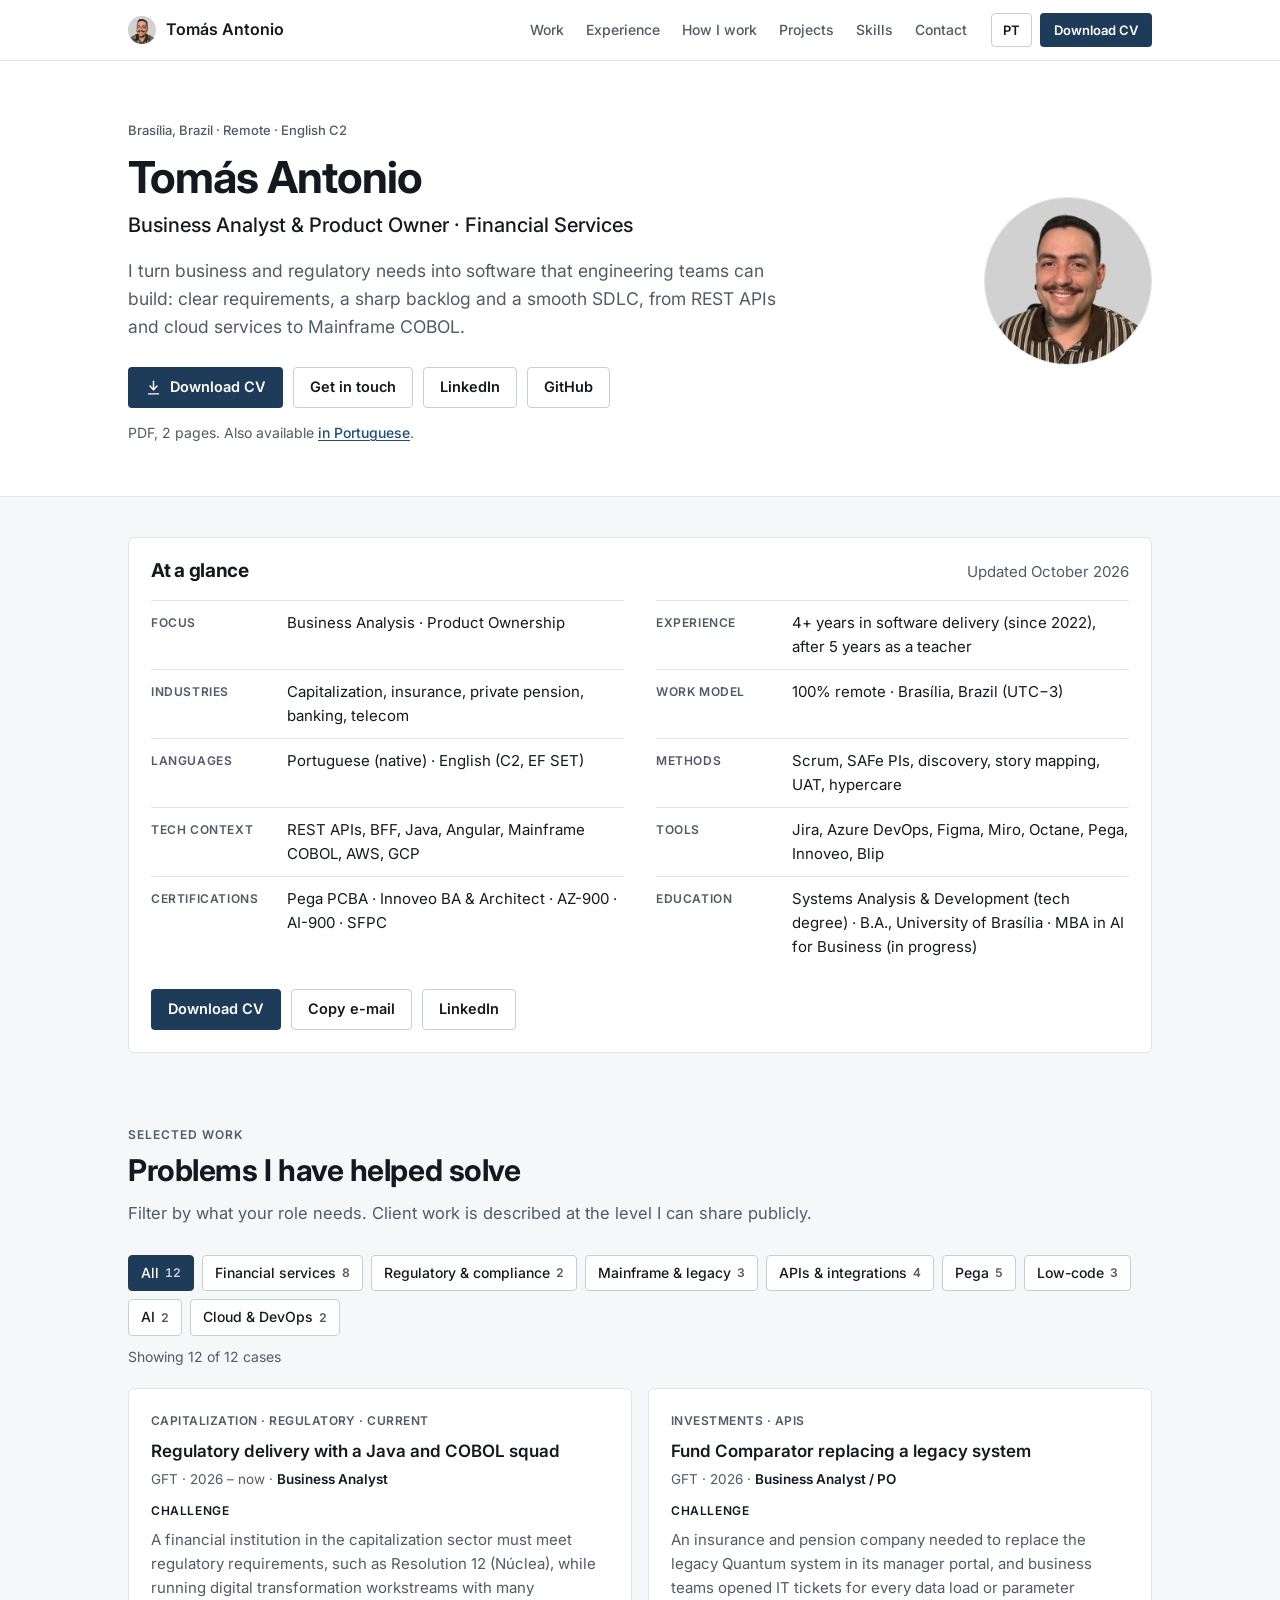
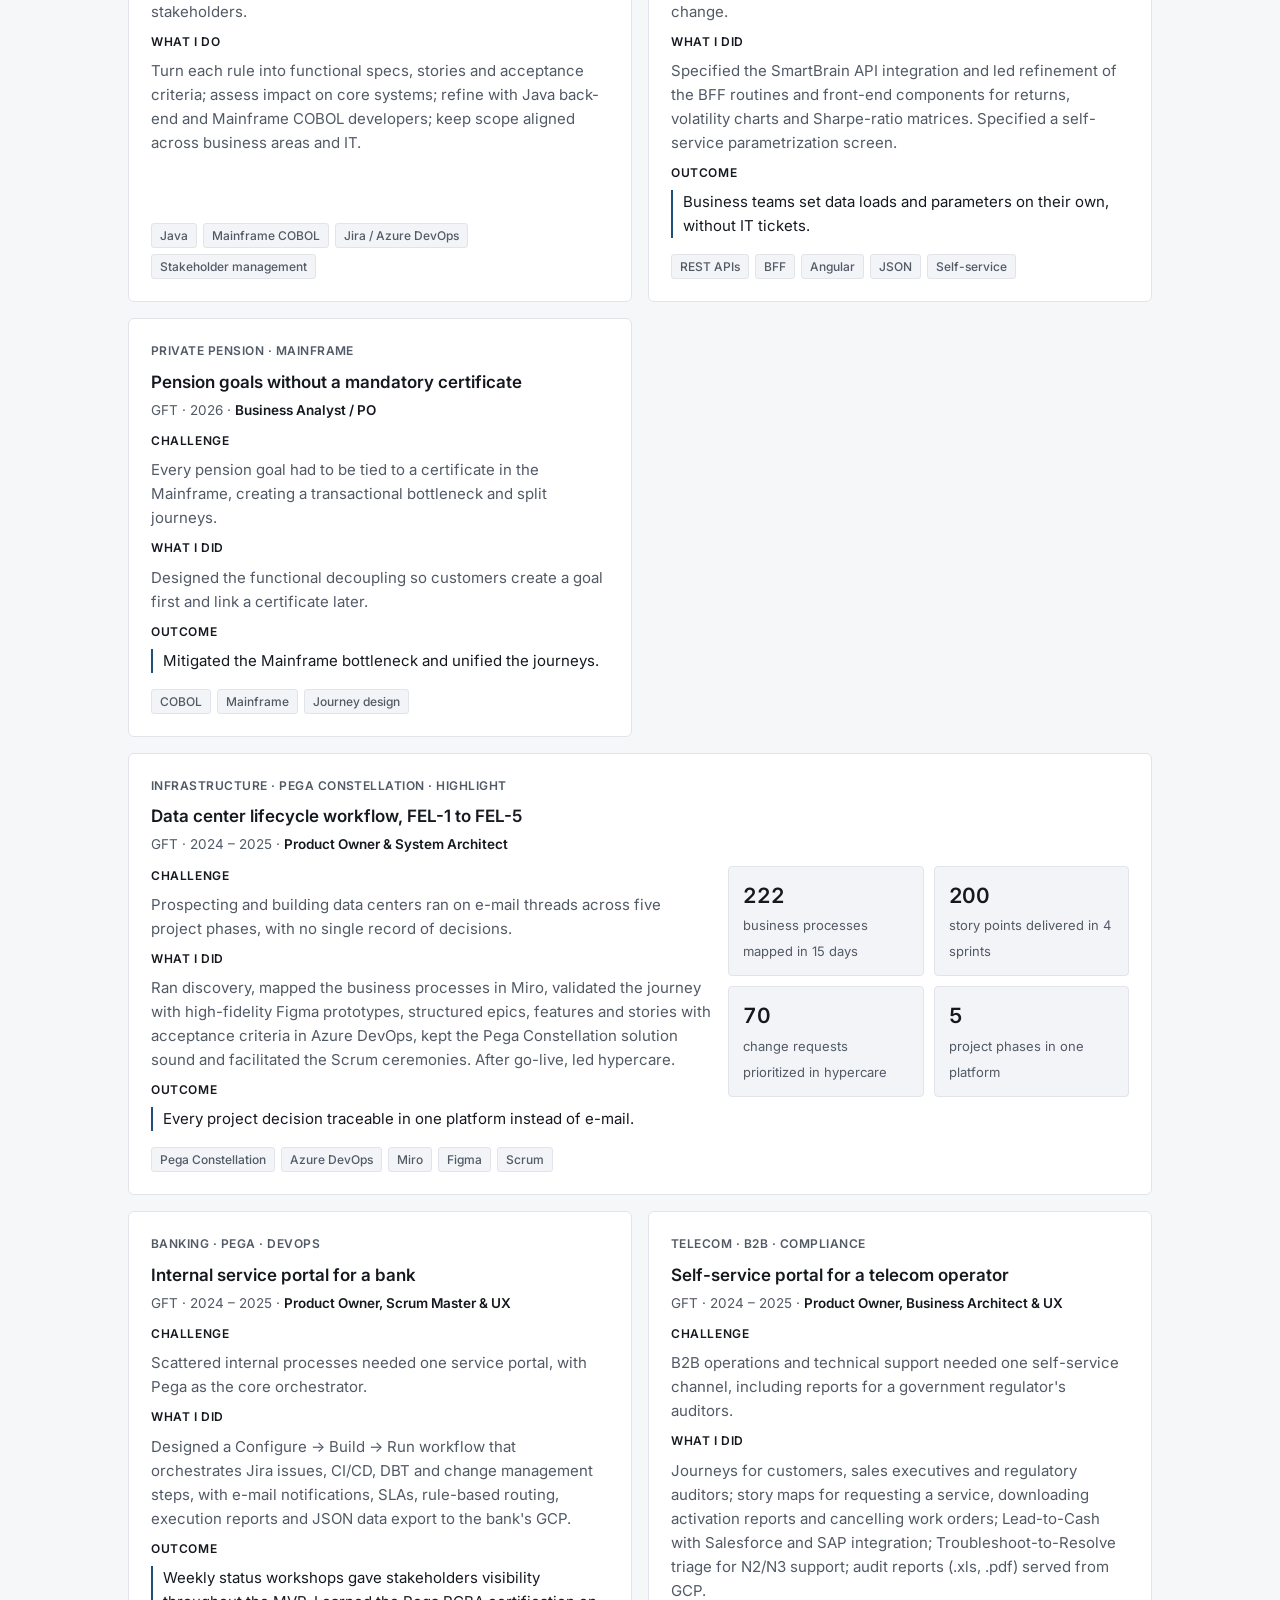
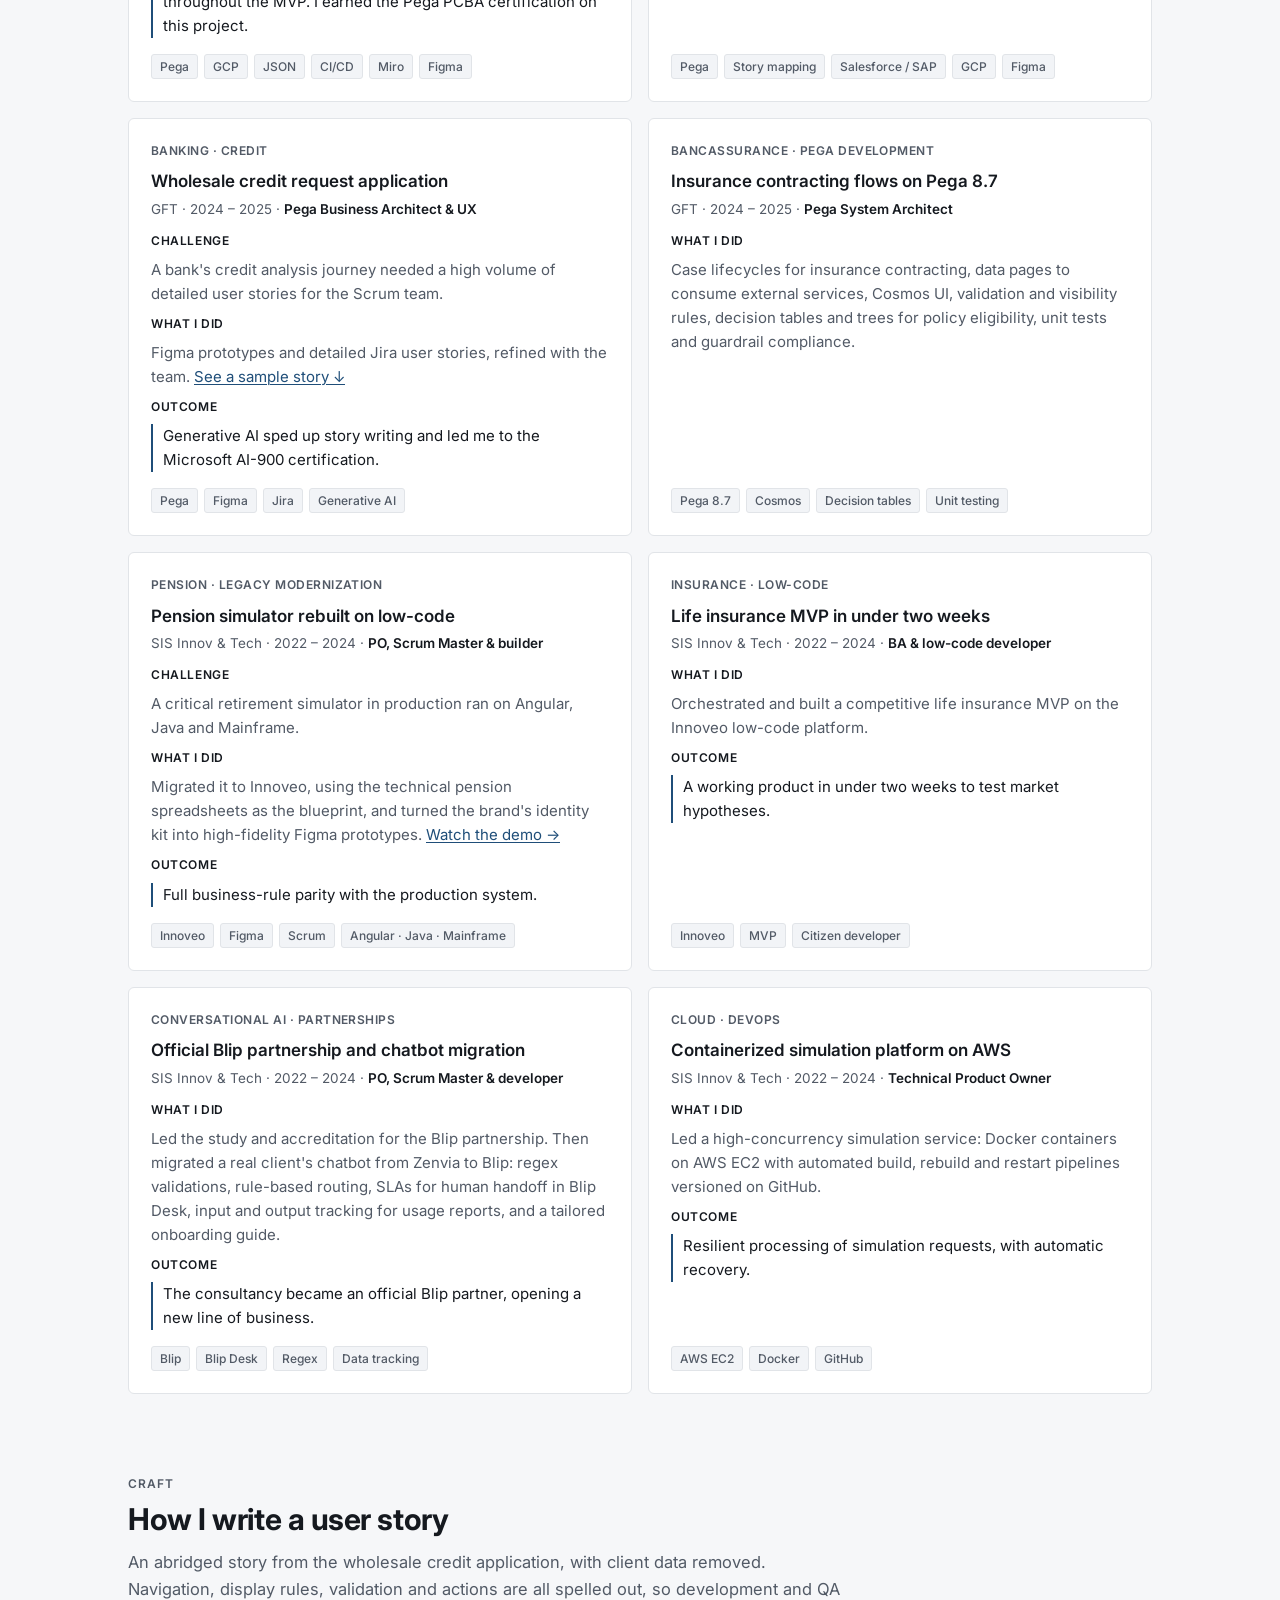
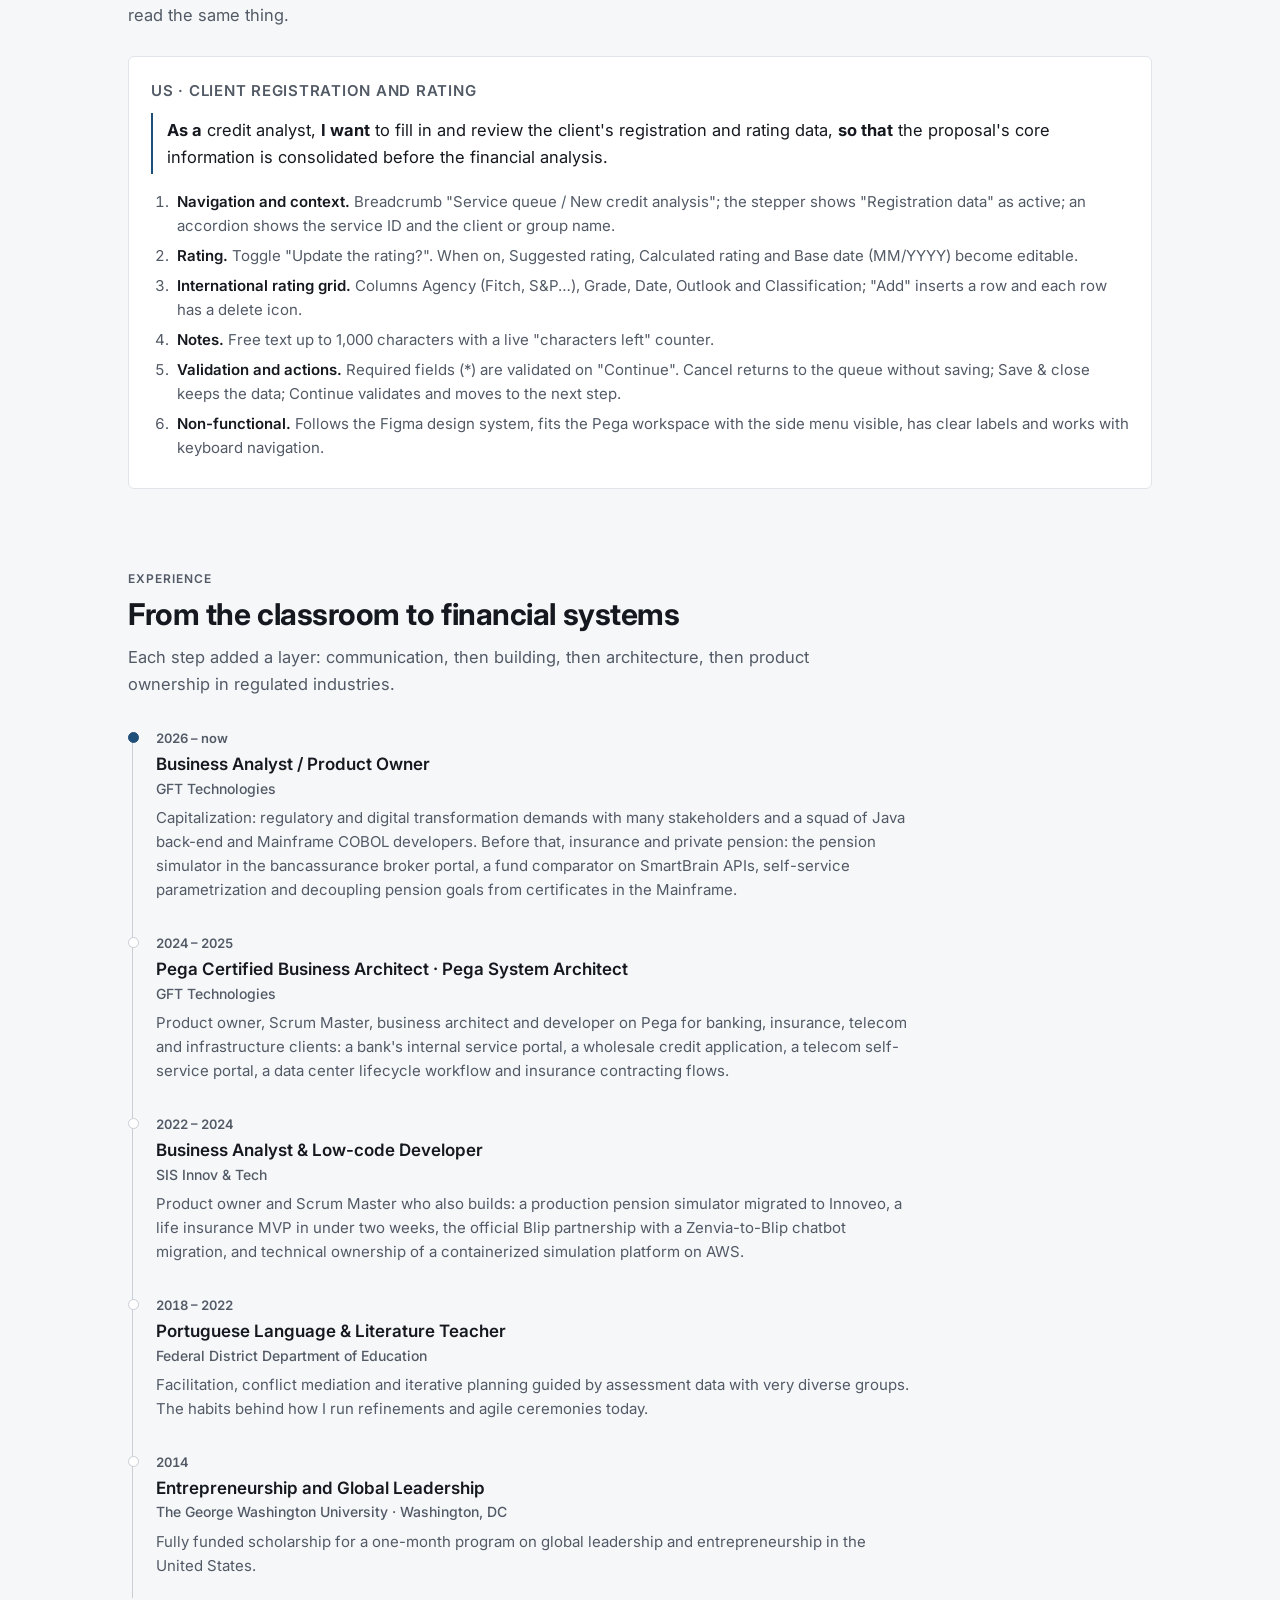
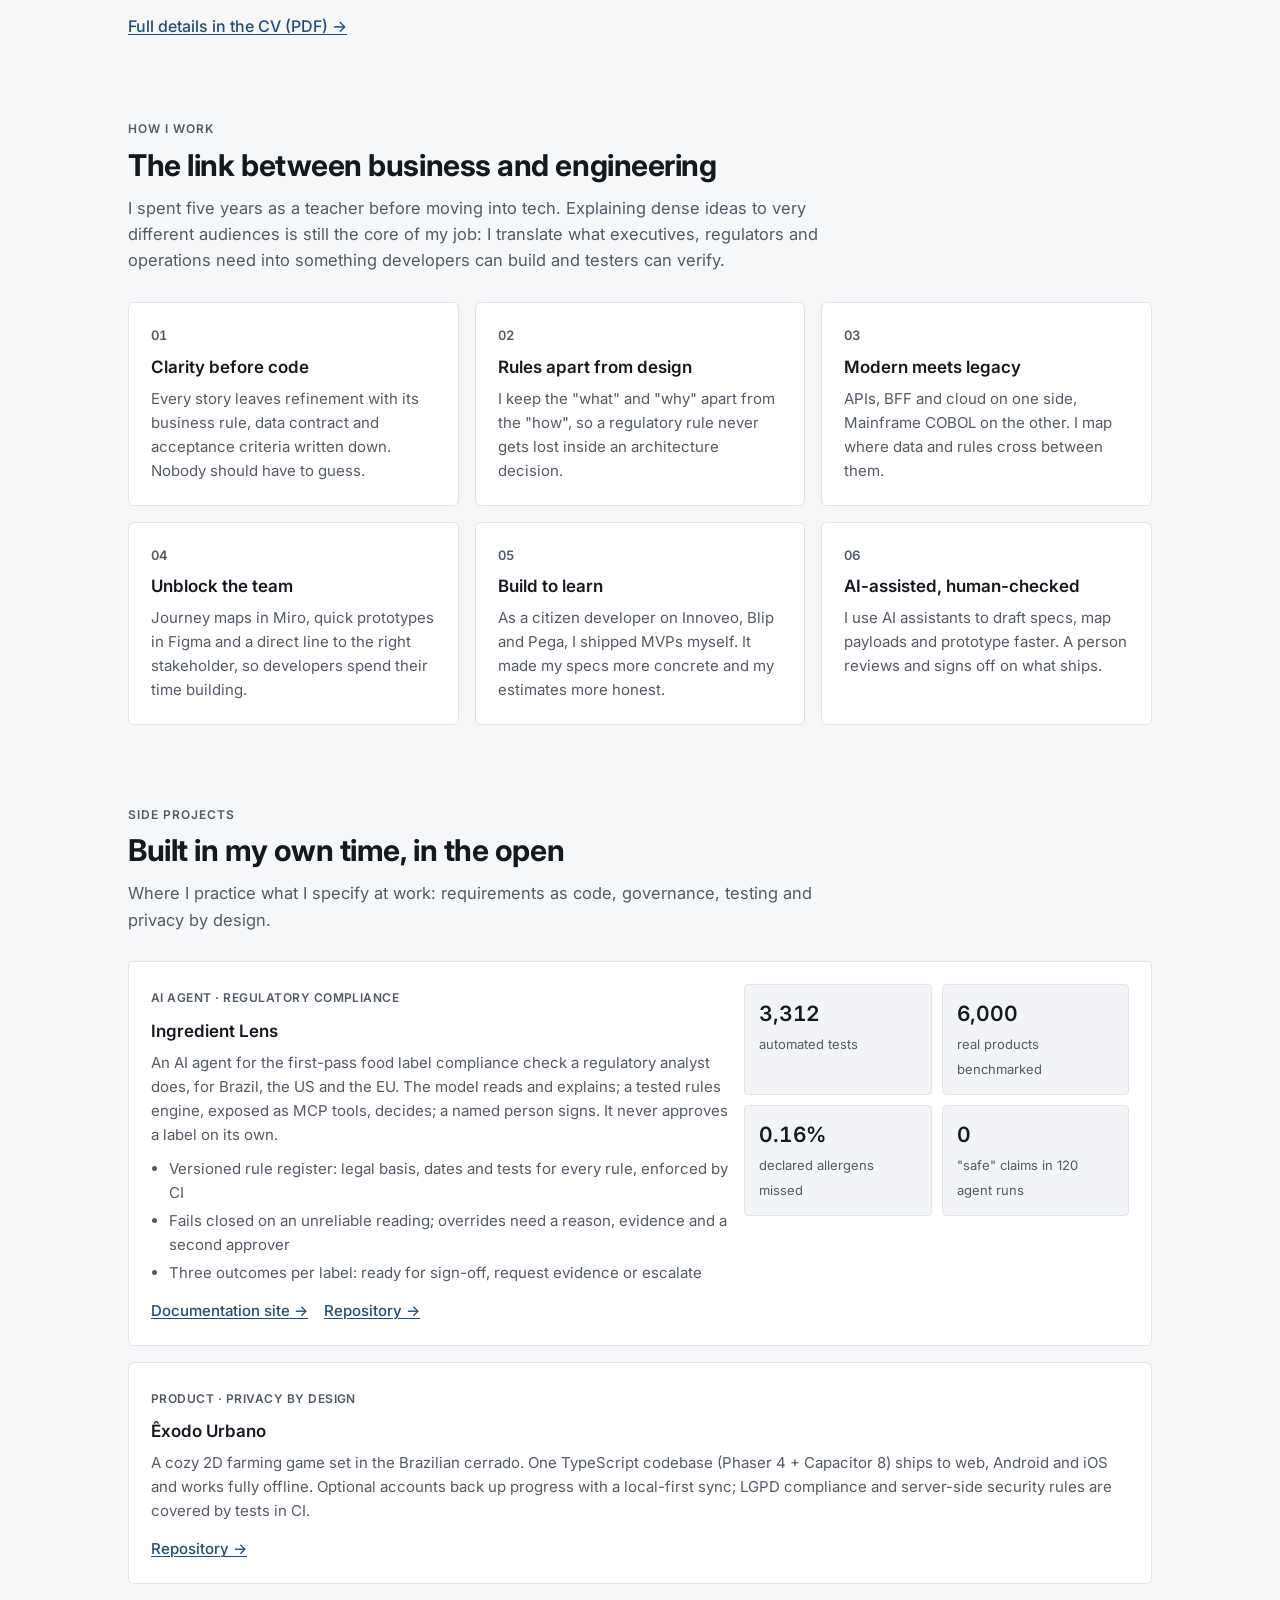
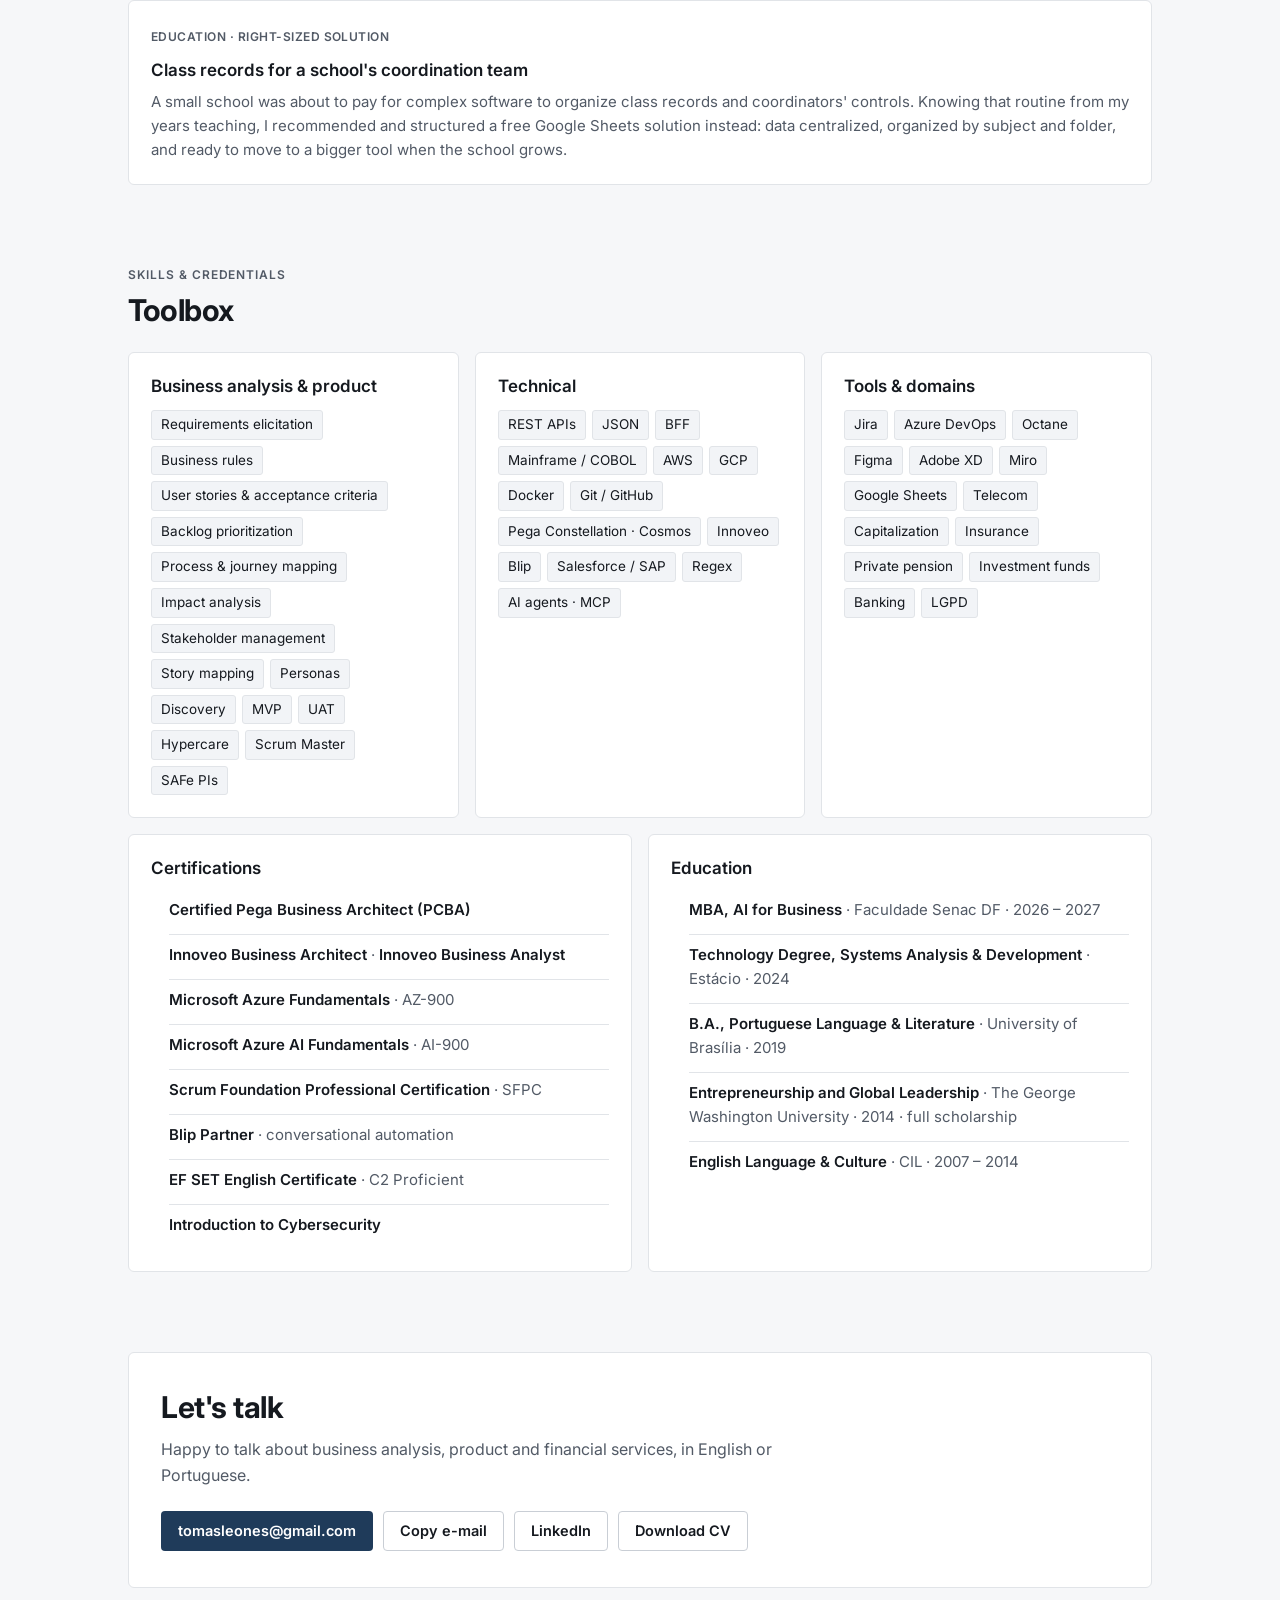
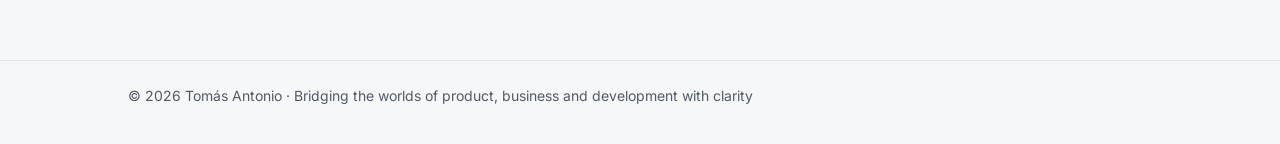
<file: index.html>
<!doctype html>
<html lang="en" data-lang="en">
<head>
<meta charset="utf-8">
<meta name="viewport" content="width=device-width, initial-scale=1">
<title>Tomás Antonio · Business Analyst & Product Owner</title>
<meta name="description" content="Business Analyst and Product Owner for financial services: capitalization, insurance, pension and banking. Requirements, backlog and SDLC across REST APIs, cloud and Mainframe COBOL. Remote, English C2.">
<meta name="theme-color" content="#ffffff" media="(prefers-color-scheme: light)">
<meta name="theme-color" content="#171b21" media="(prefers-color-scheme: dark)">
<link rel="canonical" href="https://t0masleones.github.io/">
<meta property="og:type" content="profile">
<meta property="og:url" content="https://t0masleones.github.io/">
<meta property="og:title" content="Tomás Antonio · Business Analyst & Product Owner">
<meta property="og:description" content="I turn business and regulatory needs into software that engineering teams can build. Financial services · Remote · English C2.">
<meta property="og:image" content="https://t0masleones.github.io/assets/tomas-antonio.jpg">
<meta property="og:image:width" content="400">
<meta property="og:image:height" content="400">
<meta property="og:image:alt" content="Tomás Antonio">
<meta name="twitter:card" content="summary">
<link rel="icon" href="data:image/svg+xml,%3Csvg xmlns='http://www.w3.org/2000/svg' viewBox='0 0 64 64'%3E%3Crect width='64' height='64' rx='8' fill='%231F3B5A'/%3E%3Ctext x='32' y='42' font-family='Segoe UI,Arial,sans-serif' font-size='28' font-weight='700' fill='%23fff' text-anchor='middle'%3ETA%3C/text%3E%3C/svg%3E">
<link rel="preconnect" href="https://fonts.googleapis.com">
<link rel="preconnect" href="https://fonts.gstatic.com" crossorigin>
<link href="https://fonts.googleapis.com/css2?family=Inter:wght@400;500;600;700&display=swap" rel="stylesheet">
<script type="application/ld+json">
{
  "@context": "https://schema.org",
  "@type": "Person",
  "name": "Tomás Antonio",
  "jobTitle": "Business Analyst & Product Owner",
  "url": "https://t0masleones.github.io/",
  "image": "https://t0masleones.github.io/assets/tomas-antonio.jpg",
  "email": "mailto:tomasleones@gmail.com",
  "address": { "@type": "PostalAddress", "addressLocality": "Brasília", "addressRegion": "DF", "addressCountry": "BR" },
  "knowsLanguage": ["pt-BR", "en"],
  "sameAs": ["https://www.linkedin.com/in/tmslns", "https://github.com/t0masleones"]
}
</script>
<style>
  :root {
    --bg: #f6f7f9;
    --surface: #ffffff;
    --surface-2: #f2f4f7;
    --text: #15191f;
    --muted: #525a66;
    --border: #e1e4e8;
    --border-strong: #c9ced5;
    --accent: #1f4e79;
    --btn-bg: #1f3b5a;
    --btn-bg-hover: #172e47;
    --btn-text: #ffffff;
  }
  @media (prefers-color-scheme: dark) {
    :root {
      --bg: #111418;
      --surface: #171b21;
      --surface-2: #1e232a;
      --text: #e6e8eb;
      --muted: #a2a9b3;
      --border: #2a3038;
      --border-strong: #3a414b;
      --accent: #8fb4d9;
      --btn-bg: #d7e2ee;
      --btn-bg-hover: #ffffff;
      --btn-text: #111418;
    }
  }

  * { box-sizing: border-box; }
  [hidden] { display: none !important; }
  html { scroll-behavior: smooth; scroll-padding-top: 72px; }
  @media (prefers-reduced-motion: reduce) { html { scroll-behavior: auto; } * { transition: none !important; } }
  body {
    margin: 0;
    background: var(--bg);
    color: var(--text);
    font-family: Inter, "Segoe UI", system-ui, -apple-system, Arial, sans-serif;
    font-size: 16px;
    line-height: 1.6;
    -webkit-font-smoothing: antialiased;
  }
  a { color: var(--accent); text-underline-offset: 2px; text-decoration-thickness: 1px; }
  img { max-width: 100%; }

  /* language switch: every translatable element exists in both languages */
  html[data-lang="en"] [data-l="pt"],
  html[data-lang="pt"] [data-l="en"] { display: none !important; }

  .wrap { width: 100%; max-width: 1080px; margin: 0 auto; padding: 0 16px; }
  @media (min-width: 720px) { .wrap { padding: 0 28px; } }

  .skip { position: absolute; left: -999px; top: 8px; background: var(--surface); padding: 8px 12px; border-radius: 4px; z-index: 100; }
  .skip:focus { left: 8px; }
  :focus-visible { outline: 2px solid var(--accent); outline-offset: 2px; border-radius: 4px; }
  .sr-only { position: absolute; width: 1px; height: 1px; padding: 0; margin: -1px; overflow: hidden; clip: rect(0, 0, 0, 0); white-space: nowrap; border: 0; }

  /* nav */
  .nav {
    position: sticky; top: 0; z-index: 50;
    background: color-mix(in srgb, var(--surface) 94%, transparent);
    backdrop-filter: blur(8px);
    border-bottom: 1px solid var(--border);
  }
  .nav .wrap { display: flex; align-items: center; gap: 16px; height: 60px; }
  .brand { display: inline-flex; align-items: center; gap: 10px; font-weight: 600; color: var(--text); text-decoration: none; white-space: nowrap; }
  .brand img { width: 28px; height: 28px; border-radius: 50%; object-fit: cover; }
  .nav-links { display: flex; gap: 22px; margin-left: auto; }
  .nav-links a { color: var(--muted); text-decoration: none; font-size: 14px; font-weight: 500; }
  .nav-links a:hover { color: var(--text); }
  .nav-links a.active { color: var(--text); text-decoration: underline; text-decoration-color: var(--accent); text-decoration-thickness: 2px; text-underline-offset: 6px; }
  .nav-actions { display: flex; align-items: center; gap: 8px; margin-left: 8px; }
  .lang-btn, .menu-btn {
    border: 1px solid var(--border-strong); background: var(--surface); color: var(--text);
    font: inherit; font-size: 13px; font-weight: 600; height: 34px; padding: 0 11px; border-radius: 4px; cursor: pointer;
  }
  .lang-btn:hover, .menu-btn:hover { background: var(--surface-2); }
  .menu-btn { display: none; padding: 0 8px; }
  .menu-btn svg { width: 18px; height: 18px; display: block; }
  .nav-cv {
    display: inline-flex; align-items: center; height: 34px; padding: 0 14px; border-radius: 4px;
    background: var(--btn-bg); color: var(--btn-text); font-size: 13px; font-weight: 600; text-decoration: none; white-space: nowrap;
  }
  .nav-cv:hover { background: var(--btn-bg-hover); }
  @media (max-width: 859px) {
    .nav-actions { margin-left: auto; }
    .menu-btn { display: inline-flex; align-items: center; }
    .nav-links {
      display: none; position: absolute; top: 60px; left: 0; right: 0;
      flex-direction: column; gap: 0; margin: 0; padding: 4px 16px 12px;
      background: var(--surface); border-bottom: 1px solid var(--border);
    }
    .nav-links.open { display: flex; }
    .nav-links a { padding: 12px 0; font-size: 16px; border-top: 1px solid var(--border); }
    .nav-links a:first-child { border-top: 0; }
    .hide-sm { display: none; }
  }

  /* buttons */
  .btn {
    display: inline-flex; align-items: center; gap: 8px;
    padding: 10px 16px; border-radius: 4px; font-family: inherit; font-weight: 600; font-size: 14.5px; line-height: 1.3;
    text-decoration: none; border: 1px solid transparent; background: none; cursor: pointer;
    transition: background-color .15s ease, border-color .15s ease;
  }
  .btn svg { width: 17px; height: 17px; flex: none; }
  .btn-primary, .btn-solid { background: var(--btn-bg); color: var(--btn-text); }
  .btn-primary:hover, .btn-solid:hover { background: var(--btn-bg-hover); }
  .btn-ghost, .btn-outline { background: var(--surface); color: var(--text); border-color: var(--border-strong); }
  .btn-ghost:hover, .btn-outline:hover { background: var(--surface-2); }
  .copied-label { display: none; }
  .copied .copy-label { display: none; }
  .copied .copied-label { display: inline; }

  /* hero */
  .hero {
    background: var(--surface);
    border-bottom: 1px solid var(--border);
    padding: 56px 0 52px;
  }
  .hero-grid { display: grid; grid-template-columns: 1fr; gap: 24px; align-items: center; }
  @media (min-width: 760px) { .hero-grid { grid-template-columns: 1fr auto; gap: 56px; } }
  .portrait { margin: 0; order: -1; }
  .portrait img {
    display: block; width: 80px; height: 80px; border-radius: 50%; object-fit: cover;
    border: 1px solid var(--border);
  }
  @media (min-width: 760px) {
    .portrait { order: 0; }
    .portrait img { width: 168px; height: 168px; }
  }
  .eyebrow { display: inline-block; font-size: 13px; font-weight: 500; color: var(--muted); margin-bottom: 12px; }
  .nw { white-space: nowrap; }
  .hero h1 { font-size: clamp(32px, 5.5vw, 44px); line-height: 1.1; margin: 0 0 8px; letter-spacing: -.02em; font-weight: 700; }
  .hero .role { font-size: clamp(17px, 2.4vw, 20px); font-weight: 500; color: var(--text); margin: 0 0 16px; }
  .hero .lead { font-size: clamp(16px, 2vw, 17.5px); max-width: 660px; color: var(--muted); margin: 0 0 26px; }
  .cta { display: flex; flex-wrap: wrap; gap: 10px; }
  .alt-cv { margin: 14px 0 0; font-size: 14px; color: var(--muted); }
  .alt-cv a { font-weight: 500; }

  /* snapshot */
  .snapshot-wrap { padding-top: 40px; }
  .snapshot { padding: 24px; }
  @media (min-width: 720px) { .snapshot { padding: 28px 32px; } }
  .snapshot-head { display: flex; flex-wrap: wrap; justify-content: space-between; align-items: baseline; gap: 4px 16px; }
  .snapshot-head h2 { font-size: 19px; margin: 0; }
  .updated { font-size: 13px; color: var(--muted); margin: 0; }
  .facts-grid { display: grid; grid-template-columns: 1fr; gap: 0 32px; margin: 16px 0 0; }
  @media (min-width: 760px) { .facts-grid { grid-template-columns: repeat(2, minmax(0, 1fr)); } }
  .facts-grid > div { padding: 10px 0; border-top: 1px solid var(--border); }
  @media (min-width: 480px) { .facts-grid > div { display: grid; grid-template-columns: 124px 1fr; gap: 12px; } }
  .facts-grid dt { font-size: 12px; font-weight: 600; text-transform: uppercase; letter-spacing: .05em; color: var(--muted); padding-top: 2px; }
  .facts-grid dd { margin: 0; font-size: 15px; color: var(--text); }
  .snapshot-actions { display: flex; flex-wrap: wrap; gap: 10px; margin-top: 20px; }

  /* sections */
  section.block { padding: 72px 0 8px; }
  .kicker { font-size: 12px; font-weight: 600; letter-spacing: .08em; text-transform: uppercase; color: var(--muted); margin: 0 0 8px; }
  h2 { font-size: clamp(24px, 3.4vw, 30px); line-height: 1.2; letter-spacing: -.015em; font-weight: 700; margin: 0 0 12px; }
  .section-intro { color: var(--muted); max-width: 720px; margin: 0 0 28px; font-size: 16.5px; }
  h3 { font-size: 17px; line-height: 1.35; font-weight: 600; margin: 0 0 8px; }
  .more { margin: 8px 0 0; font-weight: 500; }

  .grid { display: grid; gap: 16px; grid-template-columns: 1fr; }
  @media (min-width: 680px) { .grid.two { grid-template-columns: repeat(2, minmax(0, 1fr)); } }
  @media (min-width: 960px) { .grid.three { grid-template-columns: repeat(3, minmax(0, 1fr)); } }
  @media (min-width: 680px) and (max-width: 959px) { .grid.three { grid-template-columns: repeat(2, minmax(0, 1fr)); } }

  .card {
    background: var(--surface); border: 1px solid var(--border); border-radius: 6px;
    padding: 22px;
  }
  .card p { margin: 0; color: var(--muted); font-size: 15px; }
  .card .num { font-size: 13px; font-weight: 600; color: var(--muted); font-variant-numeric: tabular-nums; margin-bottom: 10px; display: block; }

  /* filters */
  .filters { display: flex; flex-wrap: wrap; gap: 8px; margin: 0 0 10px; }
  .filter {
    display: inline-flex; align-items: center; gap: 6px;
    font: inherit; font-size: 14px; font-weight: 500; padding: 6px 12px; border-radius: 4px;
    border: 1px solid var(--border-strong); background: var(--surface); color: var(--text); cursor: pointer;
  }
  .filter:hover { background: var(--surface-2); }
  .filter .count { font-size: 12px; color: var(--muted); font-weight: 600; font-variant-numeric: tabular-nums; }
  .filter[aria-pressed="true"] { background: var(--btn-bg); color: var(--btn-text); border-color: var(--btn-bg); }
  .filter[aria-pressed="true"] .count { color: inherit; opacity: .75; }
  .filter-status { font-size: 14px; color: var(--muted); margin: 0 0 20px; }

  /* cases */
  .case { display: flex; flex-direction: column; gap: 10px; }
  .case.wide { grid-column: 1 / -1; }
  .case-body { display: grid; gap: 16px; }
  @media (min-width: 860px) { .case-body { grid-template-columns: 1.4fr 1fr; align-items: start; } }
  .tag { align-self: flex-start; font-size: 12px; font-weight: 600; letter-spacing: .04em; text-transform: uppercase; color: var(--muted); }
  .case h3 { margin: 0; }
  .card .meta { font-size: 13.5px; color: var(--muted); margin-top: -4px; }
  .card .meta b { color: var(--text); font-weight: 600; }
  .case dl { margin: 0; display: grid; gap: 8px; }
  .case dt { font-size: 12px; font-weight: 600; text-transform: uppercase; letter-spacing: .05em; color: var(--text); }
  .case dd { margin: 0; color: var(--muted); font-size: 15px; }
  .case dd.outcome { color: var(--text); border-left: 2px solid var(--accent); padding-left: 10px; }
  .chips { display: flex; flex-wrap: wrap; gap: 6px; margin-top: auto; padding-top: 6px; }
  .chips span { font-size: 12px; font-weight: 500; color: var(--muted); background: var(--surface-2); border: 1px solid var(--border); padding: 2px 8px; border-radius: 3px; }

  /* user story sample */
  .story-title { font-size: 12px; font-weight: 600; letter-spacing: .05em; text-transform: uppercase; color: var(--muted) !important; margin-bottom: 10px !important; }
  .card .story-statement { font-size: 16.5px; color: var(--text); border-left: 2px solid var(--accent); padding: 4px 0 4px 14px; margin-bottom: 16px; }
  .story-statement b { color: var(--text); }
  .card ol.ac { margin: 0; padding-left: 22px; color: var(--muted); font-size: 15px; }
  .card ol.ac li { margin: 6px 0; padding-left: 4px; }
  .card ol.ac b { color: var(--text); font-weight: 600; }

  /* timeline */
  .timeline { list-style: none; margin: 0; padding: 0; position: relative; }
  .timeline::before { content: ""; position: absolute; left: 4px; top: 8px; bottom: 8px; width: 1px; background: var(--border-strong); }
  .timeline li { position: relative; padding: 0 0 28px 28px; }
  .timeline li::before {
    content: ""; position: absolute; left: 0; top: 7px; width: 9px; height: 9px; border-radius: 50%;
    background: var(--surface); border: 1px solid var(--border-strong);
  }
  .timeline li.now::before { background: var(--accent); border-color: var(--accent); }
  .when { font-size: 13px; font-weight: 600; color: var(--muted); font-variant-numeric: tabular-nums; }
  .timeline h3 { margin: 2px 0 2px; }
  .org { font-size: 14px; color: var(--muted); font-weight: 500; margin: 0 0 6px; }
  .timeline p.desc { margin: 0; color: var(--muted); font-size: 15px; max-width: 760px; }

  /* projects */
  .project { display: grid; gap: 16px; }
  .project + .project { margin-top: 16px; }
  .project h3 { margin-top: 10px; }
  @media (min-width: 860px) { .project.featured { grid-template-columns: 1.5fr 1fr; align-items: start; } }
  .metrics { display: grid; grid-template-columns: repeat(2, minmax(0, 1fr)); gap: 10px; }
  .metric { background: var(--surface-2); border: 1px solid var(--border); border-radius: 4px; padding: 12px 14px; }
  .metric b { display: block; font-size: 21px; font-weight: 600; letter-spacing: -.01em; color: var(--text); font-variant-numeric: tabular-nums; }
  .metric span { font-size: 13px; color: var(--muted); }
  .links { display: flex; flex-wrap: wrap; gap: 16px; margin-top: 14px; font-weight: 500; font-size: 15px; }
  .card ul { margin: 10px 0 0; padding-left: 18px; color: var(--muted); font-size: 15px; }
  .card li { margin: 4px 0; }

  /* skills */
  .skill-list { display: flex; flex-wrap: wrap; gap: 6px; margin-top: 12px; }
  .skill-list span { font-size: 13.5px; background: var(--surface-2); border: 1px solid var(--border); color: var(--text); padding: 3px 9px; border-radius: 3px; }
  .plain { list-style: none; margin: 10px 0 0; padding: 0; }
  .plain li { padding: 8px 0; border-top: 1px solid var(--border); font-size: 15px; color: var(--muted); }
  .plain li:first-child { border-top: 0; }
  .plain b { color: var(--text); font-weight: 600; }

  /* contact */
  .contact-box {
    margin: 72px 0 0; padding: 32px 24px;
    background: var(--surface); border: 1px solid var(--border); border-radius: 6px;
  }
  @media (min-width: 720px) { .contact-box { padding: 36px 32px; } }
  .contact-box p { color: var(--muted); max-width: 620px; margin: 0 0 22px; }

  footer { margin-top: 72px; padding: 24px 0 36px; border-top: 1px solid var(--border); color: var(--muted); font-size: 14px; }
</style>
</head>
<body>
<a class="skip" href="#main"><span data-l="en">Skip to content</span><span data-l="pt">Pular para o conteúdo</span></a>

<header class="nav">
  <div class="wrap">
    <a class="brand" href="#top"><img src="assets/tomas-antonio.jpg" alt="" width="30" height="30">Tomás Antonio</a>
    <nav class="nav-links" id="nav-links" aria-label="Sections">
      <a href="#work"><span data-l="en">Work</span><span data-l="pt">Cases</span></a>
      <a href="#experience"><span data-l="en">Experience</span><span data-l="pt">Experiência</span></a>
      <a href="#how"><span data-l="en">How I work</span><span data-l="pt">Como trabalho</span></a>
      <a href="#projects"><span data-l="en">Projects</span><span data-l="pt">Projetos</span></a>
      <a href="#skills"><span data-l="en">Skills</span><span data-l="pt">Competências</span></a>
      <a href="#contact"><span data-l="en">Contact</span><span data-l="pt">Contato</span></a>
    </nav>
    <div class="nav-actions">
      <button class="lang-btn" id="lang-btn" type="button" aria-label="Mudar para português">PT</button>
      <a class="nav-cv" data-l="en" href="cv/Tomas-Antonio-CV-EN.pdf" download><span class="hide-sm">Download&nbsp;</span>CV</a>
      <a class="nav-cv" data-l="pt" href="cv/Tomas-Antonio-Curriculo-PT.pdf" download><span class="hide-sm">Baixar&nbsp;</span>CV</a>
      <button class="menu-btn" id="menu-btn" type="button" aria-expanded="false" aria-controls="nav-links" aria-label="Menu">
        <svg viewBox="0 0 24 24" fill="none" stroke="currentColor" stroke-width="2" stroke-linecap="round" aria-hidden="true"><path d="M4 7h16M4 12h16M4 17h16"/></svg>
      </button>
    </div>
  </div>
</header>

<main id="main">

  <section class="hero" id="top">
    <div class="wrap hero-grid">
      <div>
        <span class="eyebrow"><span data-l="en">Brasília, Brazil · Remote · English C2</span><span data-l="pt">Brasília, DF · Remoto · Inglês C2</span></span>
        <h1>Tomás Antonio</h1>
        <p class="role"><span data-l="en">Business Analyst &amp; Product Owner · Financial Services</span><span data-l="pt">Analista de Negócios &amp; Product Owner · Serviços Financeiros</span></p>
        <p class="lead">
          <span data-l="en">I turn business and regulatory needs into software that engineering teams can build: clear requirements, a sharp backlog and a smooth SDLC, from REST APIs and cloud services to Mainframe COBOL.</span>
          <span data-l="pt">Transformo necessidades de negócio e regulatórias em software que o time de engenharia consegue construir: requisitos claros, backlog bem cuidado e um SDLC sem atritos, das APIs REST e da nuvem ao Mainframe COBOL.</span>
        </p>
        <div class="cta">
          <a class="btn btn-primary" data-l="en" href="cv/Tomas-Antonio-CV-EN.pdf" download>
            <svg viewBox="0 0 24 24" fill="none" stroke="currentColor" stroke-width="2" stroke-linecap="round" stroke-linejoin="round" aria-hidden="true"><path d="M12 3v12"/><path d="m7 10 5 5 5-5"/><path d="M5 21h14"/></svg>
            Download CV
          </a>
          <a class="btn btn-primary" data-l="pt" href="cv/Tomas-Antonio-Curriculo-PT.pdf" download>
            <svg viewBox="0 0 24 24" fill="none" stroke="currentColor" stroke-width="2" stroke-linecap="round" stroke-linejoin="round" aria-hidden="true"><path d="M12 3v12"/><path d="m7 10 5 5 5-5"/><path d="M5 21h14"/></svg>
            Baixar currículo
          </a>
          <a class="btn btn-ghost" href="#contact"><span data-l="en">Get in touch</span><span data-l="pt">Fale comigo</span></a>
          <a class="btn btn-ghost" href="https://www.linkedin.com/in/tmslns" target="_blank" rel="noopener">LinkedIn</a>
          <a class="btn btn-ghost" href="https://github.com/t0masleones" target="_blank" rel="noopener">GitHub</a>
        </div>
        <p class="alt-cv">
          <span data-l="en">PDF, 2 pages. Also available <a href="cv/Tomas-Antonio-Curriculo-PT.pdf" download>in Portuguese</a>.</span>
          <span data-l="pt">PDF, 2 páginas. Também disponível <a href="cv/Tomas-Antonio-CV-EN.pdf" download>em inglês</a>.</span>
        </p>
      </div>
      <figure class="portrait">
        <img src="assets/tomas-antonio.jpg" alt="Tomás Antonio" width="400" height="400" fetchpriority="high">
      </figure>
    </div>
  </section>

  <section class="snapshot-wrap" aria-labelledby="snapshot-title">
    <div class="wrap">
      <div class="card snapshot">
        <div class="snapshot-head">
          <h2 id="snapshot-title"><span data-l="en">At a glance</span><span data-l="pt">Em resumo</span></h2>
          <p class="updated"><span data-l="en">Updated October 2026</span><span data-l="pt">Atualizado em outubro de 2026</span></p>
        </div>
        <dl class="facts-grid">
          <div>
            <dt><span data-l="en">Focus</span><span data-l="pt">Atuação</span></dt>
            <dd><span data-l="en">Business Analysis · Product Ownership</span><span data-l="pt">Análise de Negócios · Product Ownership</span></dd>
          </div>
          <div>
            <dt><span data-l="en">Experience</span><span data-l="pt">Experiência</span></dt>
            <dd><span data-l="en">4+ years in software delivery (since 2022), after 5 years as a teacher</span><span data-l="pt">4+ anos em entrega de software (desde 2022), após 5 anos como professor</span></dd>
          </div>
          <div>
            <dt><span data-l="en">Industries</span><span data-l="pt">Setores</span></dt>
            <dd><span data-l="en">Capitalization, insurance, private pension, banking, telecom</span><span data-l="pt">Capitalização, seguros, previdência, bancos, telecom</span></dd>
          </div>
          <div>
            <dt><span data-l="en">Work model</span><span data-l="pt">Modelo</span></dt>
            <dd><span data-l="en">100% remote · Brasília, Brazil (UTC−3)</span><span data-l="pt">100% remoto · Brasília, DF (UTC−3)</span></dd>
          </div>
          <div>
            <dt><span data-l="en">Languages</span><span data-l="pt">Idiomas</span></dt>
            <dd><span data-l="en">Portuguese (native) · <span class="nw">English (C2, EF SET)</span></span><span data-l="pt">Português (nativo) · <span class="nw">Inglês (C2, EF SET)</span></span></dd>
          </div>
          <div>
            <dt><span data-l="en">Methods</span><span data-l="pt">Métodos</span></dt>
            <dd><span data-l="en">Scrum, SAFe PIs, discovery, story mapping, UAT, hypercare</span><span data-l="pt">Scrum, PIs do SAFe, discovery, story mapping, UAT, hypercare</span></dd>
          </div>
          <div>
            <dt><span data-l="en">Tech context</span><span data-l="pt">Contexto técnico</span></dt>
            <dd>REST APIs, BFF, Java, Angular, Mainframe COBOL, AWS, GCP</dd>
          </div>
          <div>
            <dt><span data-l="en">Tools</span><span data-l="pt">Ferramentas</span></dt>
            <dd>Jira, Azure DevOps, Figma, Miro, Octane, Pega, Innoveo, Blip</dd>
          </div>
          <div>
            <dt><span data-l="en">Certifications</span><span data-l="pt">Certificações</span></dt>
            <dd>Pega PCBA · <span class="nw">Innoveo BA &amp; Architect</span> · <span class="nw">AZ-900</span> · <span class="nw">AI-900</span> · SFPC</dd>
          </div>
          <div>
            <dt><span data-l="en">Education</span><span data-l="pt">Formação</span></dt>
            <dd><span data-l="en">Systems Analysis &amp; Development (tech degree) · B.A., University of Brasília · MBA in AI for Business (in progress)</span><span data-l="pt">Tecnólogo em ADS · Bacharelado pela UnB · MBA em IA para Negócios (em andamento)</span></dd>
          </div>
        </dl>
        <div class="snapshot-actions">
          <a class="btn btn-solid" data-l="en" href="cv/Tomas-Antonio-CV-EN.pdf" download>Download CV</a>
          <a class="btn btn-solid" data-l="pt" href="cv/Tomas-Antonio-Curriculo-PT.pdf" download>Baixar currículo</a>
          <button class="btn btn-outline" type="button" data-copy="tomasleones@gmail.com">
            <span class="copy-label"><span data-l="en">Copy e-mail</span><span data-l="pt">Copiar e-mail</span></span>
            <span class="copied-label"><span data-l="en">E-mail copied</span><span data-l="pt">E-mail copiado</span></span>
          </button>
          <a class="btn btn-outline" href="https://www.linkedin.com/in/tmslns" target="_blank" rel="noopener">LinkedIn</a>
        </div>
      </div>
    </div>
  </section>

  <section class="block" id="work">
    <div class="wrap">
      <p class="kicker"><span data-l="en">Selected work</span><span data-l="pt">Cases</span></p>
      <h2><span data-l="en">Problems I have helped solve</span><span data-l="pt">Problemas que ajudei a resolver</span></h2>
      <p class="section-intro">
        <span data-l="en">Filter by what your role needs. Client work is described at the level I can share publicly.</span>
        <span data-l="pt">Filtre pelo que a sua vaga pede. Os trabalhos para clientes estão descritos no nível que posso compartilhar publicamente.</span>
      </p>

      <div class="filters" role="group" aria-label="Filter cases">
        <button class="filter" type="button" data-filter="all" aria-pressed="true"><span data-l="en">All</span><span data-l="pt">Todos</span> <span class="count"></span></button>
        <button class="filter" type="button" data-filter="fin" aria-pressed="false"><span data-l="en">Financial services</span><span data-l="pt">Serviços financeiros</span> <span class="count"></span></button>
        <button class="filter" type="button" data-filter="reg" aria-pressed="false"><span data-l="en">Regulatory &amp; compliance</span><span data-l="pt">Regulatório e compliance</span> <span class="count"></span></button>
        <button class="filter" type="button" data-filter="legacy" aria-pressed="false"><span data-l="en">Mainframe &amp; legacy</span><span data-l="pt">Mainframe e legado</span> <span class="count"></span></button>
        <button class="filter" type="button" data-filter="api" aria-pressed="false"><span data-l="en">APIs &amp; integrations</span><span data-l="pt">APIs e integrações</span> <span class="count"></span></button>
        <button class="filter" type="button" data-filter="pega" aria-pressed="false">Pega <span class="count"></span></button>
        <button class="filter" type="button" data-filter="lowcode" aria-pressed="false">Low-code <span class="count"></span></button>
        <button class="filter" type="button" data-filter="ai" aria-pressed="false"><span data-l="en">AI</span><span data-l="pt">IA</span> <span class="count"></span></button>
        <button class="filter" type="button" data-filter="cloud" aria-pressed="false"><span data-l="en">Cloud &amp; DevOps</span><span data-l="pt">Nuvem e DevOps</span> <span class="count"></span></button>
      </div>
      <p class="filter-status" id="filter-status" aria-live="polite"></p>

      <div class="grid two" id="case-grid">
        <article class="card case" data-tags="fin reg legacy">
          <span class="tag"><span data-l="en">Capitalization · Regulatory · Current</span><span data-l="pt">Capitalização · Regulatório · Atual</span></span>
          <h3><span data-l="en">Regulatory delivery with a Java and COBOL squad</span><span data-l="pt">Entregas regulatórias com uma squad Java e COBOL</span></h3>
          <p class="meta">GFT · 2026 – <span data-l="en">now</span><span data-l="pt">hoje</span> · <b><span data-l="en">Business Analyst</span><span data-l="pt">Analista de Negócios</span></b></p>
          <dl>
            <dt><span data-l="en">Challenge</span><span data-l="pt">Desafio</span></dt>
            <dd><span data-l="en">A financial institution in the capitalization sector must meet regulatory requirements, such as Resolution 12 (Núclea), while running digital transformation workstreams with many stakeholders.</span><span data-l="pt">Uma instituição financeira de capitalização precisa cumprir exigências regulatórias, como a Resolução 12 (Núclea), enquanto toca frentes de transformação digital com muitos stakeholders.</span></dd>
            <dt><span data-l="en">What I do</span><span data-l="pt">O que faço</span></dt>
            <dd><span data-l="en">Turn each rule into functional specs, stories and acceptance criteria; assess impact on core systems; refine with Java back-end and Mainframe COBOL developers; keep scope aligned across business areas and IT.</span><span data-l="pt">Transformo cada regra em especificação funcional, histórias e critérios de aceite; avalio impacto nos sistemas core; refino com devs back-end Java e Mainframe COBOL; mantenho o escopo alinhado entre negócio e TI.</span></dd>
          </dl>
          <div class="chips"><span>Java</span><span>Mainframe COBOL</span><span>Jira / Azure DevOps</span><span data-l="en">Stakeholder management</span><span data-l="pt">Gestão de stakeholders</span></div>
        </article>

        <article class="card case" data-tags="fin api">
          <span class="tag"><span data-l="en">Investments · APIs</span><span data-l="pt">Investimentos · APIs</span></span>
          <h3><span data-l="en">Fund Comparator replacing a legacy system</span><span data-l="pt">Comparador de Fundos no lugar de um sistema legado</span></h3>
          <p class="meta">GFT · 2026 · <b><span data-l="en">Business Analyst / PO</span><span data-l="pt">Analista de Negócios / PO</span></b></p>
          <dl>
            <dt><span data-l="en">Challenge</span><span data-l="pt">Desafio</span></dt>
            <dd><span data-l="en">An insurance and pension company needed to replace the legacy Quantum system in its manager portal, and business teams opened IT tickets for every data load or parameter change.</span><span data-l="pt">Uma seguradora e previdência precisava substituir o sistema legado Quantum no portal do gestor, e as áreas de negócio abriam chamados para a TI a cada carga de dados ou mudança de parâmetro.</span></dd>
            <dt><span data-l="en">What I did</span><span data-l="pt">O que fiz</span></dt>
            <dd><span data-l="en">Specified the SmartBrain API integration and led refinement of the BFF routines and front-end components for returns, volatility charts and Sharpe-ratio matrices. Specified a self-service parametrization screen.</span><span data-l="pt">Especifiquei a integração com as APIs da SmartBrain e liderei o refinamento das rotinas BFF e dos componentes de front-end de rentabilidade, gráficos de volatilidade e matrizes de Sharpe. Especifiquei uma tela de parametrização self-service.</span></dd>
            <dt><span data-l="en">Outcome</span><span data-l="pt">Resultado</span></dt>
            <dd class="outcome"><span data-l="en">Business teams set data loads and parameters on their own, without IT tickets.</span><span data-l="pt">O negócio passa a configurar cargas e parâmetros sozinho, sem chamados para a TI.</span></dd>
          </dl>
          <div class="chips"><span>REST APIs</span><span>BFF</span><span>Angular</span><span>JSON</span><span>Self-service</span></div>
        </article>

        <article class="card case" data-tags="fin legacy">
          <span class="tag"><span data-l="en">Private pension · Mainframe</span><span data-l="pt">Previdência · Mainframe</span></span>
          <h3><span data-l="en">Pension goals without a mandatory certificate</span><span data-l="pt">Objetivos de previdência sem certificado obrigatório</span></h3>
          <p class="meta">GFT · 2026 · <b><span data-l="en">Business Analyst / PO</span><span data-l="pt">Analista de Negócios / PO</span></b></p>
          <dl>
            <dt><span data-l="en">Challenge</span><span data-l="pt">Desafio</span></dt>
            <dd><span data-l="en">Every pension goal had to be tied to a certificate in the Mainframe, creating a transactional bottleneck and split journeys.</span><span data-l="pt">Todo objetivo de previdência precisava estar atrelado a um certificado no Mainframe, o que gerava gargalo transacional e jornadas separadas.</span></dd>
            <dt><span data-l="en">What I did</span><span data-l="pt">O que fiz</span></dt>
            <dd><span data-l="en">Designed the functional decoupling so customers create a goal first and link a certificate later.</span><span data-l="pt">Desenhei o desacoplamento funcional para que o cliente crie o objetivo primeiro e atrele o certificado depois.</span></dd>
            <dt><span data-l="en">Outcome</span><span data-l="pt">Resultado</span></dt>
            <dd class="outcome"><span data-l="en">Mitigated the Mainframe bottleneck and unified the journeys.</span><span data-l="pt">Gargalo no Mainframe mitigado e jornadas unificadas.</span></dd>
          </dl>
          <div class="chips"><span>COBOL</span><span>Mainframe</span><span data-l="en">Journey design</span><span data-l="pt">Desenho de jornada</span></div>
        </article>

        <article class="card case wide" data-tags="pega">
          <span class="tag"><span data-l="en">Infrastructure · Pega Constellation · Highlight</span><span data-l="pt">Infraestrutura · Pega Constellation · Destaque</span></span>
          <h3><span data-l="en">Data center lifecycle workflow, FEL-1 to FEL-5</span><span data-l="pt">Workflow do ciclo de vida de data centers, FEL-1 a FEL-5</span></h3>
          <p class="meta">GFT · 2024 – 2025 · <b>Product Owner &amp; System Architect</b></p>
          <div class="case-body">
            <dl>
              <dt><span data-l="en">Challenge</span><span data-l="pt">Desafio</span></dt>
              <dd><span data-l="en">Prospecting and building data centers ran on e-mail threads across five project phases, with no single record of decisions.</span><span data-l="pt">A prospecção e as obras de data centers corriam por e-mail ao longo de cinco fases de projeto, sem um registro único das decisões.</span></dd>
              <dt><span data-l="en">What I did</span><span data-l="pt">O que fiz</span></dt>
              <dd><span data-l="en">Ran discovery, mapped the business processes in Miro, validated the journey with high-fidelity Figma prototypes, structured epics, features and stories with acceptance criteria in Azure DevOps, kept the Pega Constellation solution sound and facilitated the Scrum ceremonies. After go-live, led hypercare.</span><span data-l="pt">Conduzi o discovery, mapeei os processos de negócio no Miro, validei a jornada com protótipos de alta fidelidade no Figma, estruturei épicos, features e histórias com critérios de aceite no Azure DevOps, garanti a integridade da solução em Pega Constellation e facilitei os ritos Scrum. Após o go-live, liderei o hypercare.</span></dd>
              <dt><span data-l="en">Outcome</span><span data-l="pt">Resultado</span></dt>
              <dd class="outcome"><span data-l="en">Every project decision traceable in one platform instead of e-mail.</span><span data-l="pt">Todas as decisões do projeto rastreáveis em uma única plataforma, e não mais no e-mail.</span></dd>
            </dl>
            <div class="metrics">
              <div class="metric"><b>222</b><span data-l="en">business processes mapped in 15 days</span><span data-l="pt">processos de negócio mapeados em 15 dias</span></div>
              <div class="metric"><b>200</b><span data-l="en">story points delivered in 4 sprints</span><span data-l="pt">pontos entregues em 4 sprints</span></div>
              <div class="metric"><b>70</b><span data-l="en">change requests prioritized in hypercare</span><span data-l="pt">solicitações de mudança priorizadas no hypercare</span></div>
              <div class="metric"><b>5</b><span data-l="en">project phases in one platform</span><span data-l="pt">fases de projeto em uma plataforma</span></div>
            </div>
          </div>
          <div class="chips"><span>Pega Constellation</span><span>Azure DevOps</span><span>Miro</span><span>Figma</span><span>Scrum</span></div>
        </article>

        <article class="card case" data-tags="fin pega api cloud">
          <span class="tag"><span data-l="en">Banking · Pega · DevOps</span><span data-l="pt">Bancário · Pega · DevOps</span></span>
          <h3><span data-l="en">Internal service portal for a bank</span><span data-l="pt">Portal de serviços interno para um banco</span></h3>
          <p class="meta">GFT · 2024 – 2025 · <b>Product Owner, Scrum Master &amp; UX</b></p>
          <dl>
            <dt><span data-l="en">Challenge</span><span data-l="pt">Desafio</span></dt>
            <dd><span data-l="en">Scattered internal processes needed one service portal, with Pega as the core orchestrator.</span><span data-l="pt">Processos internos dispersos precisavam de um portal de serviços único, com o Pega como orquestrador central.</span></dd>
            <dt><span data-l="en">What I did</span><span data-l="pt">O que fiz</span></dt>
            <dd><span data-l="en">Designed a Configure → Build → Run workflow that orchestrates Jira issues, CI/CD, DBT and change management steps, with e-mail notifications, SLAs, rule-based routing, execution reports and JSON data export to the bank's GCP.</span><span data-l="pt">Desenhei um workflow de Configuração → Construção → Execução que orquestra issues do Jira, CI/CD, DBT e GMUD, com notificações por e-mail, SLAs, roteamento por regras, relatórios de execução e envio de dados em JSON para o GCP do banco.</span></dd>
            <dt><span data-l="en">Outcome</span><span data-l="pt">Resultado</span></dt>
            <dd class="outcome"><span data-l="en">Weekly status workshops gave stakeholders visibility throughout the MVP. I earned the Pega PCBA certification on this project.</span><span data-l="pt">Workshops semanais de status deram visibilidade aos stakeholders durante todo o MVP. Conquistei a certificação Pega PCBA neste projeto.</span></dd>
          </dl>
          <div class="chips"><span>Pega</span><span>GCP</span><span>JSON</span><span>CI/CD</span><span>Miro</span><span>Figma</span></div>
        </article>

        <article class="card case" data-tags="pega reg api">
          <span class="tag"><span data-l="en">Telecom · B2B · Compliance</span><span data-l="pt">Telecom · B2B · Compliance</span></span>
          <h3><span data-l="en">Self-service portal for a telecom operator</span><span data-l="pt">Portal de autosserviço para uma operadora de telecom</span></h3>
          <p class="meta">GFT · 2024 – 2025 · <b><span data-l="en">Product Owner, Business Architect &amp; UX</span><span data-l="pt">Product Owner, Arquiteto de Negócios e UX</span></b></p>
          <dl>
            <dt><span data-l="en">Challenge</span><span data-l="pt">Desafio</span></dt>
            <dd><span data-l="en">B2B operations and technical support needed one self-service channel, including reports for a government regulator's auditors.</span><span data-l="pt">Operações B2B e suporte técnico precisavam de um canal único de autosserviço, incluindo relatórios para auditores da agência reguladora.</span></dd>
            <dt><span data-l="en">What I did</span><span data-l="pt">O que fiz</span></dt>
            <dd><span data-l="en">Journeys for customers, sales executives and regulatory auditors; story maps for requesting a service, downloading activation reports and cancelling work orders; Lead-to-Cash with Salesforce and SAP integration; Troubleshoot-to-Resolve triage for N2/N3 support; audit reports (.xls, .pdf) served from GCP.</span><span data-l="pt">Jornadas para cliente, executivo de vendas e auditor da agência reguladora; story mapping de "Solicitar novo serviço", "Baixar relatórios de ativação" e "Cancelamento de OS"; Lead-to-Cash com integração Salesforce e SAP; triagem Troubleshoot-to-Resolve para suporte N2/N3; relatórios de auditoria (.xls, .pdf) servidos pelo GCP.</span></dd>
          </dl>
          <div class="chips"><span>Pega</span><span>Story mapping</span><span>Salesforce / SAP</span><span>GCP</span><span>Figma</span></div>
        </article>

        <article class="card case" data-tags="fin pega ai">
          <span class="tag"><span data-l="en">Banking · Credit</span><span data-l="pt">Bancário · Crédito</span></span>
          <h3><span data-l="en">Wholesale credit request application</span><span data-l="pt">Aplicação de solicitação de crédito atacado</span></h3>
          <p class="meta">GFT · 2024 – 2025 · <b>Pega Business Architect &amp; UX</b></p>
          <dl>
            <dt><span data-l="en">Challenge</span><span data-l="pt">Desafio</span></dt>
            <dd><span data-l="en">A bank's credit analysis journey needed a high volume of detailed user stories for the Scrum team.</span><span data-l="pt">A jornada de análise de crédito de um banco exigia um grande volume de histórias de usuário detalhadas para o time Scrum.</span></dd>
            <dt><span data-l="en">What I did</span><span data-l="pt">O que fiz</span></dt>
            <dd><span data-l="en">Figma prototypes and detailed Jira user stories, refined with the team. <a href="#story">See a sample story ↓</a></span><span data-l="pt">Protótipos no Figma e histórias de usuário detalhadas no Jira, refinadas com o time. <a href="#story">Veja uma história de exemplo ↓</a></span></dd>
            <dt><span data-l="en">Outcome</span><span data-l="pt">Resultado</span></dt>
            <dd class="outcome"><span data-l="en">Generative AI sped up story writing and led me to the Microsoft AI-900 certification.</span><span data-l="pt">A IA generativa acelerou a escrita das histórias e me levou à certificação Microsoft AI-900.</span></dd>
          </dl>
          <div class="chips"><span>Pega</span><span>Figma</span><span>Jira</span><span data-l="en">Generative AI</span><span data-l="pt">IA generativa</span></div>
        </article>

        <article class="card case" data-tags="fin pega api">
          <span class="tag"><span data-l="en">Bancassurance · Pega development</span><span data-l="pt">Seguros bancários · Desenvolvimento Pega</span></span>
          <h3><span data-l="en">Insurance contracting flows on Pega 8.7</span><span data-l="pt">Fluxos de contratação de seguros no Pega 8.7</span></h3>
          <p class="meta">GFT · 2024 – 2025 · <b>Pega System Architect</b></p>
          <dl>
            <dt><span data-l="en">What I did</span><span data-l="pt">O que fiz</span></dt>
            <dd><span data-l="en">Case lifecycles for insurance contracting, data pages to consume external services, Cosmos UI, validation and visibility rules, decision tables and trees for policy eligibility, unit tests and guardrail compliance.</span><span data-l="pt">Ciclos de vida de casos para contratação de seguros, data pages para consumo de serviços externos, UI em Cosmos, regras de validação e visibilidade, tabelas e árvores de decisão para elegibilidade de apólices, testes unitários e aderência aos guardrails.</span></dd>
          </dl>
          <div class="chips"><span>Pega 8.7</span><span>Cosmos</span><span>Decision tables</span><span>Unit testing</span></div>
        </article>

        <article class="card case" data-tags="fin lowcode legacy">
          <span class="tag"><span data-l="en">Pension · Legacy modernization</span><span data-l="pt">Previdência · Modernização de legado</span></span>
          <h3><span data-l="en">Pension simulator rebuilt on low-code</span><span data-l="pt">Simulador de previdência reconstruído em low-code</span></h3>
          <p class="meta">SIS Innov &amp; Tech · 2022 – 2024 · <b><span data-l="en">PO, Scrum Master &amp; builder</span><span data-l="pt">PO, Scrum Master e dev</span></b></p>
          <dl>
            <dt><span data-l="en">Challenge</span><span data-l="pt">Desafio</span></dt>
            <dd><span data-l="en">A critical retirement simulator in production ran on Angular, Java and Mainframe.</span><span data-l="pt">Um simulador de aposentadoria crítico, em produção, rodava em Angular, Java e Mainframe.</span></dd>
            <dt><span data-l="en">What I did</span><span data-l="pt">O que fiz</span></dt>
            <dd><span data-l="en">Migrated it to Innoveo, using the technical pension spreadsheets as the blueprint, and turned the brand's identity kit into high-fidelity Figma prototypes. <a href="https://www.loom.com/share/82888d22a80143b1af7ab5ada6c05d07" target="_blank" rel="noopener">Watch the demo →</a></span><span data-l="pt">Migrei o simulador para o Innoveo usando as planilhas técnicas de previdência como base e traduzi o kit de identidade visual da marca em protótipos de alta fidelidade no Figma. <a href="https://www.loom.com/share/82888d22a80143b1af7ab5ada6c05d07" target="_blank" rel="noopener">Assista à demonstração →</a></span></dd>
            <dt><span data-l="en">Outcome</span><span data-l="pt">Resultado</span></dt>
            <dd class="outcome"><span data-l="en">Full business-rule parity with the production system.</span><span data-l="pt">Paridade total das regras de negócio com o sistema em produção.</span></dd>
          </dl>
          <div class="chips"><span>Innoveo</span><span>Figma</span><span>Scrum</span><span>Angular · Java · Mainframe</span></div>
        </article>

        <article class="card case" data-tags="fin lowcode">
          <span class="tag"><span data-l="en">Insurance · Low-code</span><span data-l="pt">Seguros · Low-code</span></span>
          <h3><span data-l="en">Life insurance MVP in under two weeks</span><span data-l="pt">MVP de seguro de vida em menos de duas semanas</span></h3>
          <p class="meta">SIS Innov &amp; Tech · 2022 – 2024 · <b><span data-l="en">BA &amp; low-code developer</span><span data-l="pt">AN e dev low-code</span></b></p>
          <dl>
            <dt><span data-l="en">What I did</span><span data-l="pt">O que fiz</span></dt>
            <dd><span data-l="en">Orchestrated and built a competitive life insurance MVP on the Innoveo low-code platform.</span><span data-l="pt">Orquestrei e construí um MVP competitivo de seguro de vida na plataforma low-code Innoveo.</span></dd>
            <dt><span data-l="en">Outcome</span><span data-l="pt">Resultado</span></dt>
            <dd class="outcome"><span data-l="en">A working product in under two weeks to test market hypotheses.</span><span data-l="pt">Um produto funcionando em menos de duas semanas para testar hipóteses de mercado.</span></dd>
          </dl>
          <div class="chips"><span>Innoveo</span><span>MVP</span><span>Citizen developer</span></div>
        </article>

        <article class="card case" data-tags="lowcode ai">
          <span class="tag"><span data-l="en">Conversational AI · Partnerships</span><span data-l="pt">IA conversacional · Parcerias</span></span>
          <h3><span data-l="en">Official Blip partnership and chatbot migration</span><span data-l="pt">Parceria oficial Blip e migração de chatbot</span></h3>
          <p class="meta">SIS Innov &amp; Tech · 2022 – 2024 · <b><span data-l="en">PO, Scrum Master &amp; developer</span><span data-l="pt">PO, Scrum Master e dev</span></b></p>
          <dl>
            <dt><span data-l="en">What I did</span><span data-l="pt">O que fiz</span></dt>
            <dd><span data-l="en">Led the study and accreditation for the Blip partnership. Then migrated a real client's chatbot from Zenvia to Blip: regex validations, rule-based routing, SLAs for human handoff in Blip Desk, input and output tracking for usage reports, and a tailored onboarding guide.</span><span data-l="pt">Liderei o estudo e o credenciamento da parceria Blip. Depois, migrei o chatbot de um cliente real da Zenvia para a Blip: validações com regex, redirecionamento por regras de negócio, SLA para atendimento humano no Blip Desk, trackeamento de inputs e outputs para relatórios de uso e um material de onboarding personalizado.</span></dd>
            <dt><span data-l="en">Outcome</span><span data-l="pt">Resultado</span></dt>
            <dd class="outcome"><span data-l="en">The consultancy became an official Blip partner, opening a new line of business.</span><span data-l="pt">A consultoria se tornou parceira oficial Blip, abrindo uma nova frente comercial.</span></dd>
          </dl>
          <div class="chips"><span>Blip</span><span>Blip Desk</span><span>Regex</span><span data-l="en">Data tracking</span><span data-l="pt">Trackeamento de dados</span></div>
        </article>

        <article class="card case" data-tags="cloud">
          <span class="tag"><span data-l="en">Cloud · DevOps</span><span data-l="pt">Nuvem · DevOps</span></span>
          <h3><span data-l="en">Containerized simulation platform on AWS</span><span data-l="pt">Plataforma de simulação conteinerizada na AWS</span></h3>
          <p class="meta">SIS Innov &amp; Tech · 2022 – 2024 · <b><span data-l="en">Technical Product Owner</span><span data-l="pt">PO técnico</span></b></p>
          <dl>
            <dt><span data-l="en">What I did</span><span data-l="pt">O que fiz</span></dt>
            <dd><span data-l="en">Led a high-concurrency simulation service: Docker containers on AWS EC2 with automated build, rebuild and restart pipelines versioned on GitHub.</span><span data-l="pt">Liderei um serviço de simulação de alta concorrência: contêineres Docker na AWS EC2 com pipelines automáticos de build, rebuild e restart versionados no GitHub.</span></dd>
            <dt><span data-l="en">Outcome</span><span data-l="pt">Resultado</span></dt>
            <dd class="outcome"><span data-l="en">Resilient processing of simulation requests, with automatic recovery.</span><span data-l="pt">Processamento resiliente das simulações, com recuperação automática.</span></dd>
          </dl>
          <div class="chips"><span>AWS EC2</span><span>Docker</span><span>GitHub</span></div>
        </article>
      </div>
    </div>
  </section>

  <section class="block" id="story">
    <div class="wrap">
      <p class="kicker"><span data-l="en">Craft</span><span data-l="pt">Na prática</span></p>
      <h2><span data-l="en">How I write a user story</span><span data-l="pt">Como escrevo uma história de usuário</span></h2>
      <p class="section-intro">
        <span data-l="en">An abridged story from the wholesale credit application, with client data removed. Navigation, display rules, validation and actions are all spelled out, so development and QA read the same thing.</span>
        <span data-l="pt">Uma história resumida da aplicação de crédito atacado, sem dados do cliente. Navegação, regras de exibição, validações e ações ficam explícitas, para que desenvolvimento e QA leiam a mesma coisa.</span>
      </p>
      <article class="card story">
        <p class="story-title">US · <span data-l="en">Client registration and rating</span><span data-l="pt">Cadastro do cliente e rating</span></p>
        <p class="story-statement" data-l="en"><b>As a</b> credit analyst, <b>I want</b> to fill in and review the client's registration and rating data, <b>so that</b> the proposal's core information is consolidated before the financial analysis.</p>
        <p class="story-statement" data-l="pt"><b>Como</b> analista de crédito, <b>eu quero</b> preencher e revisar os dados cadastrais e de rating do cliente, <b>para que</b> as informações fundamentais da proposta estejam consolidadas antes da análise financeira.</p>
        <ol class="ac" data-l="en">
          <li><b>Navigation and context.</b> Breadcrumb "Service queue / New credit analysis"; the stepper shows "Registration data" as active; an accordion shows the service ID and the client or group name.</li>
          <li><b>Rating.</b> Toggle "Update the rating?". When on, Suggested rating, Calculated rating and Base date (MM/YYYY) become editable.</li>
          <li><b>International rating grid.</b> Columns Agency (Fitch, S&amp;P…), Grade, Date, Outlook and Classification; "Add" inserts a row and each row has a delete icon.</li>
          <li><b>Notes.</b> Free text up to 1,000 characters with a live "characters left" counter.</li>
          <li><b>Validation and actions.</b> Required fields (*) are validated on "Continue". Cancel returns to the queue without saving; Save &amp; close keeps the data; Continue validates and moves to the next step.</li>
          <li><b>Non-functional.</b> Follows the Figma design system, fits the Pega workspace with the side menu visible, has clear labels and works with keyboard navigation.</li>
        </ol>
        <ol class="ac" data-l="pt">
          <li><b>Navegação e contexto.</b> Breadcrumb "Pauta de serviços / Nova análise de crédito"; o stepper indica "Dados cadastrais" como etapa ativa; um accordion exibe o ID do serviço e o nome do cliente ou grupo.</li>
          <li><b>Rating.</b> Chave "Deseja atualizar o Rating?". Quando ativa, Rating sugerido, Rating calculado e Data base (MM/AAAA) ficam editáveis.</li>
          <li><b>Grade de rating internacional.</b> Colunas Agência (Fitch, S&amp;P…), Nota, Data, Outlook e Classificação; "Adicionar" insere linha e cada linha tem ícone de exclusão.</li>
          <li><b>Observações.</b> Texto livre de até 1.000 caracteres, com contador dinâmico de caracteres restantes.</li>
          <li><b>Validação e ações.</b> Campos obrigatórios (*) são validados ao clicar em "Continuar". Cancelar volta à pauta sem salvar; Salvar &amp; fechar persiste os dados; Continuar valida e avança para a próxima etapa.</li>
          <li><b>Não funcionais.</b> Segue o design system do Figma, se ajusta à área de trabalho do Pega com o menu lateral acessível, tem rótulos claros e navegação por teclado.</li>
        </ol>
      </article>
    </div>
  </section>

  <section class="block" id="experience">
    <div class="wrap">
      <p class="kicker"><span data-l="en">Experience</span><span data-l="pt">Experiência</span></p>
      <h2><span data-l="en">From the classroom to financial systems</span><span data-l="pt">Da sala de aula aos sistemas financeiros</span></h2>
      <p class="section-intro">
        <span data-l="en">Each step added a layer: communication, then building, then architecture, then product ownership in regulated industries.</span>
        <span data-l="pt">Cada etapa somou uma camada: comunicação, depois construção, arquitetura e, por fim, gestão de produto em setores regulados.</span>
      </p>
      <ol class="timeline">
        <li class="now">
          <span class="when"><span data-l="en">2026 – now</span><span data-l="pt">2026 – hoje</span></span>
          <h3><span data-l="en">Business Analyst / Product Owner</span><span data-l="pt">Analista de Negócios / Product Owner</span></h3>
          <p class="org">GFT Technologies</p>
          <p class="desc">
            <span data-l="en">Capitalization: regulatory and digital transformation demands with many stakeholders and a squad of Java back-end and Mainframe COBOL developers. Before that, insurance and private pension: the pension simulator in the bancassurance broker portal, a fund comparator on SmartBrain APIs, self-service parametrization and decoupling pension goals from certificates in the Mainframe.</span>
            <span data-l="pt">Capitalização: demandas regulatórias e de transformação digital com muitos stakeholders e uma squad de devs back-end Java e Mainframe COBOL. Antes disso, seguros e previdência: simulador de previdência no portal de corretores (bancassurance), comparador de fundos com APIs da SmartBrain, parametrização self-service e desacoplamento de objetivos e certificados no Mainframe.</span>
          </p>
        </li>
        <li>
          <span class="when">2024 – 2025</span>
          <h3>Pega Certified Business Architect · Pega System Architect</h3>
          <p class="org">GFT Technologies</p>
          <p class="desc">
            <span data-l="en">Product owner, Scrum Master, business architect and developer on Pega for banking, insurance, telecom and infrastructure clients: a bank's internal service portal, a wholesale credit application, a telecom self-service portal, a data center lifecycle workflow and insurance contracting flows.</span>
            <span data-l="pt">Product owner, Scrum Master, arquiteto de negócios e desenvolvedor Pega para bancos, seguros, telecom e infraestrutura: portal de serviços interno de um banco, aplicação de crédito atacado, portal de autosserviço de telecom, workflow do ciclo de vida de data centers e fluxos de contratação de seguros.</span>
          </p>
        </li>
        <li>
          <span class="when">2022 – 2024</span>
          <h3><span data-l="en">Business Analyst &amp; Low-code Developer</span><span data-l="pt">Analista de Negócios &amp; Desenvolvedor Low-code</span></h3>
          <p class="org">SIS Innov &amp; Tech</p>
          <p class="desc">
            <span data-l="en">Product owner and Scrum Master who also builds: a production pension simulator migrated to Innoveo, a life insurance MVP in under two weeks, the official Blip partnership with a Zenvia-to-Blip chatbot migration, and technical ownership of a containerized simulation platform on AWS.</span>
            <span data-l="pt">PO e Scrum Master que também constrói: simulador de previdência em produção migrado para o Innoveo, MVP de seguro de vida em menos de duas semanas, a parceria oficial Blip com a migração de chatbot Zenvia → Blip e a liderança técnica de uma plataforma de simulação conteinerizada na AWS.</span>
          </p>
        </li>
        <li>
          <span class="when">2018 – 2022</span>
          <h3><span data-l="en">Portuguese Language &amp; Literature Teacher</span><span data-l="pt">Professor de Língua Portuguesa e Literatura</span></h3>
          <p class="org"><span data-l="en">Federal District Department of Education</span><span data-l="pt">Secretaria de Educação do Distrito Federal</span></p>
          <p class="desc">
            <span data-l="en">Facilitation, conflict mediation and iterative planning guided by assessment data with very diverse groups. The habits behind how I run refinements and agile ceremonies today.</span>
            <span data-l="pt">Facilitação, mediação de conflitos e planejamento iterativo guiado por avaliação, com turmas muito diversas. Os hábitos por trás de como conduzo refinamentos e ritos ágeis hoje.</span>
          </p>
        </li>
        <li>
          <span class="when">2014</span>
          <h3>Entrepreneurship and Global Leadership</h3>
          <p class="org">The George Washington University · Washington, DC</p>
          <p class="desc">
            <span data-l="en">Fully funded scholarship for a one-month program on global leadership and entrepreneurship in the United States.</span>
            <span data-l="pt">Bolsa integral para um programa de um mês em liderança global e empreendedorismo nos Estados Unidos.</span>
          </p>
        </li>
      </ol>
      <p class="more">
        <a data-l="en" href="cv/Tomas-Antonio-CV-EN.pdf" download>Full details in the CV (PDF) →</a>
        <a data-l="pt" href="cv/Tomas-Antonio-Curriculo-PT.pdf" download>Detalhes completos no currículo (PDF) →</a>
      </p>
    </div>
  </section>

  <section class="block" id="how">
    <div class="wrap">
      <p class="kicker"><span data-l="en">How I work</span><span data-l="pt">Como trabalho</span></p>
      <h2><span data-l="en">The link between business and engineering</span><span data-l="pt">O elo entre negócio e engenharia</span></h2>
      <p class="section-intro">
        <span data-l="en">I spent five years as a teacher before moving into tech. Explaining dense ideas to very different audiences is still the core of my job: I translate what executives, regulators and operations need into something developers can build and testers can verify.</span>
        <span data-l="pt">Fui professor por cinco anos antes de migrar para tecnologia. Explicar ideias densas para públicos muito diferentes continua sendo o centro do meu trabalho: traduzo o que diretoria, reguladores e operação precisam em algo que o desenvolvedor consegue construir e o testador consegue verificar.</span>
      </p>
      <div class="grid three">
        <article class="card">
          <span class="num">01</span>
          <h3><span data-l="en">Clarity before code</span><span data-l="pt">Clareza antes do código</span></h3>
          <p><span data-l="en">Every story leaves refinement with its business rule, data contract and acceptance criteria written down. Nobody should have to guess.</span><span data-l="pt">Toda história sai do refinamento com regra de negócio, contrato de dados e critérios de aceite escritos. Ninguém precisa adivinhar.</span></p>
        </article>
        <article class="card">
          <span class="num">02</span>
          <h3><span data-l="en">Rules apart from design</span><span data-l="pt">Regra separada do desenho técnico</span></h3>
          <p><span data-l="en">I keep the "what" and "why" apart from the "how", so a regulatory rule never gets lost inside an architecture decision.</span><span data-l="pt">Separo o "o quê" e o "porquê" do "como", para que uma regra regulatória nunca se perca dentro de uma decisão de arquitetura.</span></p>
        </article>
        <article class="card">
          <span class="num">03</span>
          <h3><span data-l="en">Modern meets legacy</span><span data-l="pt">Moderno encontra legado</span></h3>
          <p><span data-l="en">APIs, BFF and cloud on one side, Mainframe COBOL on the other. I map where data and rules cross between them.</span><span data-l="pt">APIs, BFF e nuvem de um lado, Mainframe COBOL do outro. Mapeio onde dados e regras cruzam essa fronteira.</span></p>
        </article>
        <article class="card">
          <span class="num">04</span>
          <h3><span data-l="en">Unblock the team</span><span data-l="pt">Desenrolar o time</span></h3>
          <p><span data-l="en">Journey maps in Miro, quick prototypes in Figma and a direct line to the right stakeholder, so developers spend their time building.</span><span data-l="pt">Jornadas no Miro, protótipos rápidos no Figma e uma ponte direta com o stakeholder certo, para o time gastar o tempo construindo.</span></p>
        </article>
        <article class="card">
          <span class="num">05</span>
          <h3><span data-l="en">Build to learn</span><span data-l="pt">Construir para aprender</span></h3>
          <p><span data-l="en">As a citizen developer on Innoveo, Blip and Pega, I shipped MVPs myself. It made my specs more concrete and my estimates more honest.</span><span data-l="pt">Como citizen developer em Innoveo, Blip e Pega, entreguei MVPs com as minhas mãos. Isso deixou minhas especificações mais concretas e minhas estimativas mais honestas.</span></p>
        </article>
        <article class="card">
          <span class="num">06</span>
          <h3><span data-l="en">AI-assisted, human-checked</span><span data-l="pt">IA acelera, pessoa valida</span></h3>
          <p><span data-l="en">I use AI assistants to draft specs, map payloads and prototype faster. A person reviews and signs off on what ships.</span><span data-l="pt">Uso assistentes de IA para rascunhar especificações, mapear payloads e prototipar mais rápido. Uma pessoa revisa e aprova o que vai para produção.</span></p>
        </article>
      </div>
    </div>
  </section>

  <section class="block" id="projects">
    <div class="wrap">
      <p class="kicker"><span data-l="en">Side projects</span><span data-l="pt">Projetos próprios</span></p>
      <h2><span data-l="en">Built in my own time, in the open</span><span data-l="pt">Construídos no meu tempo, em código aberto</span></h2>
      <p class="section-intro">
        <span data-l="en">Where I practice what I specify at work: requirements as code, governance, testing and privacy by design.</span>
        <span data-l="pt">Onde pratico o que especifico no trabalho: requisitos como código, governança, testes e privacidade desde a concepção.</span>
      </p>

      <article class="card project featured">
        <div>
          <span class="tag"><span data-l="en">AI agent · Regulatory compliance</span><span data-l="pt">Agente de IA · Compliance regulatório</span></span>
          <h3>Ingredient Lens</h3>
          <p>
            <span data-l="en">An AI agent for the first-pass food label compliance check a regulatory analyst does, for Brazil, the US and the EU. The model reads and explains; a tested rules engine, exposed as MCP tools, decides; a named person signs. It never approves a label on its own.</span>
            <span data-l="pt">Um agente de IA para a primeira análise de conformidade de rótulos de alimentos que um analista regulatório faz, para Brasil, EUA e União Europeia. O modelo lê e explica; um motor de regras testado, exposto como ferramentas MCP, decide; uma pessoa nomeada assina. Ele nunca aprova um rótulo sozinho.</span>
          </p>
          <ul>
            <li><span data-l="en">Versioned rule register: legal basis, dates and tests for every rule, enforced by CI</span><span data-l="pt">Registro de regras versionado: base legal, datas e testes para cada regra, garantidos pelo CI</span></li>
            <li><span data-l="en">Fails closed on an unreliable reading; overrides need a reason, evidence and a second approver</span><span data-l="pt">Falha de forma segura em leituras duvidosas; exceções exigem motivo, evidência e segundo aprovador</span></li>
            <li><span data-l="en">Three outcomes per label: ready for sign-off, request evidence or escalate</span><span data-l="pt">Três desfechos por rótulo: pronto para assinatura, pedir evidência ou escalar</span></li>
          </ul>
          <div class="links">
            <a href="https://t0masleones.github.io/ingredient-lens/" target="_blank" rel="noopener"><span data-l="en">Documentation site →</span><span data-l="pt">Site de documentação →</span></a>
            <a href="https://github.com/t0masleones/ingredient-lens" target="_blank" rel="noopener"><span data-l="en">Repository →</span><span data-l="pt">Repositório →</span></a>
          </div>
        </div>
        <div class="metrics">
          <div class="metric"><b>3,312</b><span data-l="en">automated tests</span><span data-l="pt">testes automatizados</span></div>
          <div class="metric"><b>6,000</b><span data-l="en">real products benchmarked</span><span data-l="pt">produtos reais avaliados</span></div>
          <div class="metric"><b>0.16%</b><span data-l="en">declared allergens missed</span><span data-l="pt">alérgenos declarados não detectados</span></div>
          <div class="metric"><b>0</b><span data-l="en">"safe" claims in 120 agent runs</span><span data-l="pt">afirmações de "seguro" em 120 execuções</span></div>
        </div>
      </article>

      <article class="card project">
        <div>
          <span class="tag"><span data-l="en">Product · Privacy by design</span><span data-l="pt">Produto · Privacidade desde a concepção</span></span>
          <h3>Êxodo Urbano</h3>
          <p>
            <span data-l="en">A cozy 2D farming game set in the Brazilian cerrado. One TypeScript codebase (Phaser 4 + Capacitor 8) ships to web, Android and iOS and works fully offline. Optional accounts back up progress with a local-first sync; LGPD compliance and server-side security rules are covered by tests in CI.</span>
            <span data-l="pt">Um jogo 2D tranquilo de fazenda no cerrado. Uma única base em TypeScript (Phaser 4 + Capacitor 8) roda na web, no Android e no iOS e funciona 100% offline. Contas opcionais fazem backup com sincronização local-first; LGPD e regras de segurança no servidor são cobertas por testes no CI.</span>
          </p>
          <div class="links">
            <a href="https://github.com/t0masleones/exodo-urbano" target="_blank" rel="noopener"><span data-l="en">Repository →</span><span data-l="pt">Repositório →</span></a>
          </div>
        </div>
      </article>

      <article class="card project">
        <div>
          <span class="tag"><span data-l="en">Education · Right-sized solution</span><span data-l="pt">Educação · Solução na medida</span></span>
          <h3><span data-l="en">Class records for a school's coordination team</span><span data-l="pt">Diários e controles para a coordenação de uma escola</span></h3>
          <p>
            <span data-l="en">A small school was about to pay for complex software to organize class records and coordinators' controls. Knowing that routine from my years teaching, I recommended and structured a free Google Sheets solution instead: data centralized, organized by subject and folder, and ready to move to a bigger tool when the school grows.</span>
            <span data-l="pt">Uma escola pequena estava prestes a pagar por um software complexo para organizar diários e controles da coordenação. Conhecendo essa rotina dos meus anos como professor, recomendei e estruturei uma solução gratuita no Google Planilhas: dados centralizados, organizados por disciplina e pasta, e prontos para migrar para uma ferramenta maior quando a escola crescer.</span>
          </p>
        </div>
      </article>
    </div>
  </section>

  <section class="block" id="skills">
    <div class="wrap">
      <p class="kicker"><span data-l="en">Skills &amp; credentials</span><span data-l="pt">Competências e formação</span></p>
      <h2><span data-l="en">Toolbox</span><span data-l="pt">Caixa de ferramentas</span></h2>
      <div class="grid three" style="margin-top:24px">
        <div class="card">
          <h3><span data-l="en">Business analysis &amp; product</span><span data-l="pt">Análise de negócios e produto</span></h3>
          <div class="skill-list">
            <span data-l="en">Requirements elicitation</span><span data-l="pt">Levantamento de requisitos</span>
            <span data-l="en">Business rules</span><span data-l="pt">Regras de negócio</span>
            <span data-l="en">User stories &amp; acceptance criteria</span><span data-l="pt">Histórias e critérios de aceite</span>
            <span data-l="en">Backlog prioritization</span><span data-l="pt">Priorização de backlog</span>
            <span data-l="en">Process &amp; journey mapping</span><span data-l="pt">Mapeamento de processos e jornadas</span>
            <span data-l="en">Impact analysis</span><span data-l="pt">Análise de impacto</span>
            <span data-l="en">Stakeholder management</span><span data-l="pt">Gestão de stakeholders</span>
            <span>Story mapping</span><span>Personas</span><span>Discovery</span>
            <span>MVP</span><span>UAT</span><span>Hypercare</span><span>Scrum Master</span><span>SAFe PIs</span>
          </div>
        </div>
        <div class="card">
          <h3><span data-l="en">Technical</span><span data-l="pt">Técnico</span></h3>
          <div class="skill-list">
            <span>REST APIs</span><span>JSON</span><span>BFF</span><span>Mainframe / COBOL</span><span>AWS</span><span>GCP</span><span>Docker</span><span>Git / GitHub</span><span>Pega Constellation · Cosmos</span><span>Innoveo</span><span>Blip</span><span>Salesforce / SAP</span><span>Regex</span><span data-l="en">AI agents · MCP</span><span data-l="pt">Agentes de IA · MCP</span>
          </div>
        </div>
        <div class="card">
          <h3><span data-l="en">Tools &amp; domains</span><span data-l="pt">Ferramentas e domínios</span></h3>
          <div class="skill-list">
            <span>Jira</span><span>Azure DevOps</span><span>Octane</span><span>Figma</span><span>Adobe XD</span><span>Miro</span><span>Google Sheets</span>
            <span>Telecom</span>
            <span data-l="en">Capitalization</span><span data-l="pt">Capitalização</span>
            <span data-l="en">Insurance</span><span data-l="pt">Seguros</span>
            <span data-l="en">Private pension</span><span data-l="pt">Previdência</span>
            <span data-l="en">Investment funds</span><span data-l="pt">Fundos de investimento</span>
            <span data-l="en">Banking</span><span data-l="pt">Bancos</span>
            <span>LGPD</span>
          </div>
        </div>
      </div>

      <div class="grid two" style="margin-top:16px">
        <div class="card">
          <h3><span data-l="en">Certifications</span><span data-l="pt">Certificações</span></h3>
          <ul class="plain">
            <li><b>Certified Pega Business Architect (PCBA)</b></li>
            <li><b>Innoveo Business Architect</b> · <b>Innoveo Business Analyst</b></li>
            <li><b>Microsoft Azure Fundamentals</b> · AZ-900</li>
            <li><b>Microsoft Azure AI Fundamentals</b> · AI-900</li>
            <li><b>Scrum Foundation Professional Certification</b> · SFPC</li>
            <li><b>Blip Partner</b> · <span data-l="en">conversational automation</span><span data-l="pt">automação conversacional</span></li>
            <li><b>EF SET English Certificate</b> · C2 Proficient</li>
            <li><b>Introduction to Cybersecurity</b></li>
          </ul>
        </div>
        <div class="card">
          <h3><span data-l="en">Education</span><span data-l="pt">Formação</span></h3>
          <ul class="plain">
            <li><b><span data-l="en">MBA, AI for Business</span><span data-l="pt">MBA em IA para Negócios</span></b> · Faculdade Senac DF · 2026 – 2027</li>
            <li><b><span data-l="en">Technology Degree, Systems Analysis &amp; Development</span><span data-l="pt">Tecnólogo em Análise e Desenvolvimento de Sistemas</span></b> · Estácio · 2024</li>
            <li><b><span data-l="en">B.A., Portuguese Language &amp; Literature</span><span data-l="pt">Bacharelado em Língua Portuguesa e Literatura</span></b> · <span data-l="en">University of Brasília</span><span data-l="pt">Universidade de Brasília</span> · 2019</li>
            <li><b>Entrepreneurship and Global Leadership</b> · The George Washington University · 2014 · <span data-l="en">full scholarship</span><span data-l="pt">bolsa integral</span></li>
            <li><b><span data-l="en">English Language &amp; Culture</span><span data-l="pt">Língua e cultura inglesa</span></b> · CIL · 2007 – 2014</li>
          </ul>
        </div>
      </div>
    </div>
  </section>

  <section id="contact">
    <div class="wrap">
      <div class="contact-box">
        <h2><span data-l="en">Let's talk</span><span data-l="pt">Vamos conversar</span></h2>
        <p>
          <span data-l="en">Happy to talk about business analysis, product and financial services, in English or Portuguese.</span>
          <span data-l="pt">Vamos conversar sobre análise de negócios, produto e serviços financeiros, em português ou inglês.</span>
        </p>
        <div class="cta">
          <a class="btn btn-primary" href="mailto:tomasleones@gmail.com">tomasleones@gmail.com</a>
          <button class="btn btn-ghost" type="button" data-copy="tomasleones@gmail.com">
            <span class="copy-label"><span data-l="en">Copy e-mail</span><span data-l="pt">Copiar e-mail</span></span>
            <span class="copied-label"><span data-l="en">E-mail copied</span><span data-l="pt">E-mail copiado</span></span>
          </button>
          <a class="btn btn-ghost" href="https://www.linkedin.com/in/tmslns" target="_blank" rel="noopener">LinkedIn</a>
          <a class="btn btn-ghost" data-l="en" href="cv/Tomas-Antonio-CV-EN.pdf" download>Download CV</a>
          <a class="btn btn-ghost" data-l="pt" href="cv/Tomas-Antonio-Curriculo-PT.pdf" download>Baixar currículo</a>
        </div>
      </div>
    </div>
  </section>

</main>

<footer>
  <div class="wrap">© 2026 Tomás Antonio · <span data-l="en">Bridging the worlds of product, business and development with clarity</span><span data-l="pt">Conversando entre os mundos de produtos, negócios e desenvolvimento com clareza</span></div>
</footer>

<p class="sr-only" id="announcer" aria-live="polite"></p>

<script>
  (function () {
    var root = document.documentElement;
    var langBtn = document.getElementById('lang-btn');
    var menuBtn = document.getElementById('menu-btn');
    var navLinks = document.getElementById('nav-links');
    var statusEl = document.getElementById('filter-status');
    var announcer = document.getElementById('announcer');
    var cards = Array.prototype.slice.call(document.querySelectorAll('#case-grid .case'));
    var filters = Array.prototype.slice.call(document.querySelectorAll('.filter'));
    var titles = {
      en: 'Tomás Antonio · Business Analyst & Product Owner',
      pt: 'Tomás Antonio · Analista de Negócios & Product Owner'
    };

    function lang() { return root.getAttribute('data-lang'); }

    function matches(card, f) {
      return f === 'all' || (' ' + card.getAttribute('data-tags') + ' ').indexOf(' ' + f + ' ') > -1;
    }

    function renderStatus() {
      var shown = cards.filter(function (c) { return !c.hidden; }).length;
      statusEl.textContent = lang() === 'pt'
        ? 'Mostrando ' + shown + ' de ' + cards.length + ' cases'
        : 'Showing ' + shown + ' of ' + cards.length + ' cases';
    }

    function applyFilter(f) {
      cards.forEach(function (c) { c.hidden = !matches(c, f); });
      filters.forEach(function (b) { b.setAttribute('aria-pressed', String(b.getAttribute('data-filter') === f)); });
      renderStatus();
    }

    filters.forEach(function (b) {
      var f = b.getAttribute('data-filter');
      b.querySelector('.count').textContent = cards.filter(function (c) { return matches(c, f); }).length;
      b.addEventListener('click', function () { applyFilter(f); });
    });

    function applyLang(l) {
      root.setAttribute('data-lang', l);
      root.setAttribute('lang', l === 'pt' ? 'pt-BR' : 'en');
      document.title = titles[l];
      langBtn.textContent = l === 'pt' ? 'EN' : 'PT';
      langBtn.setAttribute('aria-label', l === 'pt' ? 'Switch to English' : 'Mudar para português');
      menuBtn.setAttribute('aria-label', l === 'pt' ? 'Abrir menu' : 'Open menu');
      renderStatus();
    }

    var initial = 'en';
    var param = new URLSearchParams(location.search).get('lang');
    if (param === 'pt' || param === 'en') {
      initial = param;
    } else {
      try { initial = localStorage.getItem('lang') || 'en'; } catch (e) {}
    }
    applyLang(initial === 'pt' ? 'pt' : 'en');
    applyFilter('all');

    langBtn.addEventListener('click', function () {
      var next = lang() === 'pt' ? 'en' : 'pt';
      applyLang(next);
      try { localStorage.setItem('lang', next); } catch (e) {}
    });

    function closeMenu() {
      navLinks.classList.remove('open');
      menuBtn.setAttribute('aria-expanded', 'false');
    }
    menuBtn.addEventListener('click', function () {
      var open = navLinks.classList.toggle('open');
      menuBtn.setAttribute('aria-expanded', String(open));
    });
    navLinks.addEventListener('click', function (e) { if (e.target.closest('a')) closeMenu(); });
    document.addEventListener('keydown', function (e) { if (e.key === 'Escape') closeMenu(); });

    function copyText(text) {
      if (navigator.clipboard && window.isSecureContext) return navigator.clipboard.writeText(text);
      return new Promise(function (resolve, reject) {
        var ta = document.createElement('textarea');
        ta.value = text;
        ta.setAttribute('readonly', '');
        ta.style.position = 'fixed';
        ta.style.opacity = '0';
        document.body.appendChild(ta);
        ta.select();
        var ok = false;
        try { ok = document.execCommand('copy'); } catch (e) {}
        document.body.removeChild(ta);
        ok ? resolve() : reject();
      });
    }
    Array.prototype.forEach.call(document.querySelectorAll('[data-copy]'), function (btn) {
      btn.addEventListener('click', function () {
        copyText(btn.getAttribute('data-copy')).then(function () {
          btn.classList.add('copied');
          announcer.textContent = lang() === 'pt' ? 'E-mail copiado' : 'E-mail copied';
          setTimeout(function () { btn.classList.remove('copied'); }, 2200);
        }, function () {
          location.href = 'mailto:' + btn.getAttribute('data-copy');
        });
      });
    });

    /* current section in the nav */
    if ('IntersectionObserver' in window) {
      var navAnchors = Array.prototype.slice.call(navLinks.querySelectorAll('a'));
      var spy = new IntersectionObserver(function (entries) {
        entries.forEach(function (en) {
          if (!en.isIntersecting) return;
          navAnchors.forEach(function (a) { a.classList.toggle('active', a.getAttribute('href') === '#' + en.target.id); });
        });
      }, { rootMargin: '-45% 0px -50% 0px' });
      navAnchors.forEach(function (a) {
        var sec = document.querySelector(a.getAttribute('href'));
        if (sec) spy.observe(sec);
      });
      spy.observe(document.querySelector('.hero'));
      spy.observe(document.querySelector('.snapshot-wrap'));
    }
  })();
</script>
</body>
</html>
</file>
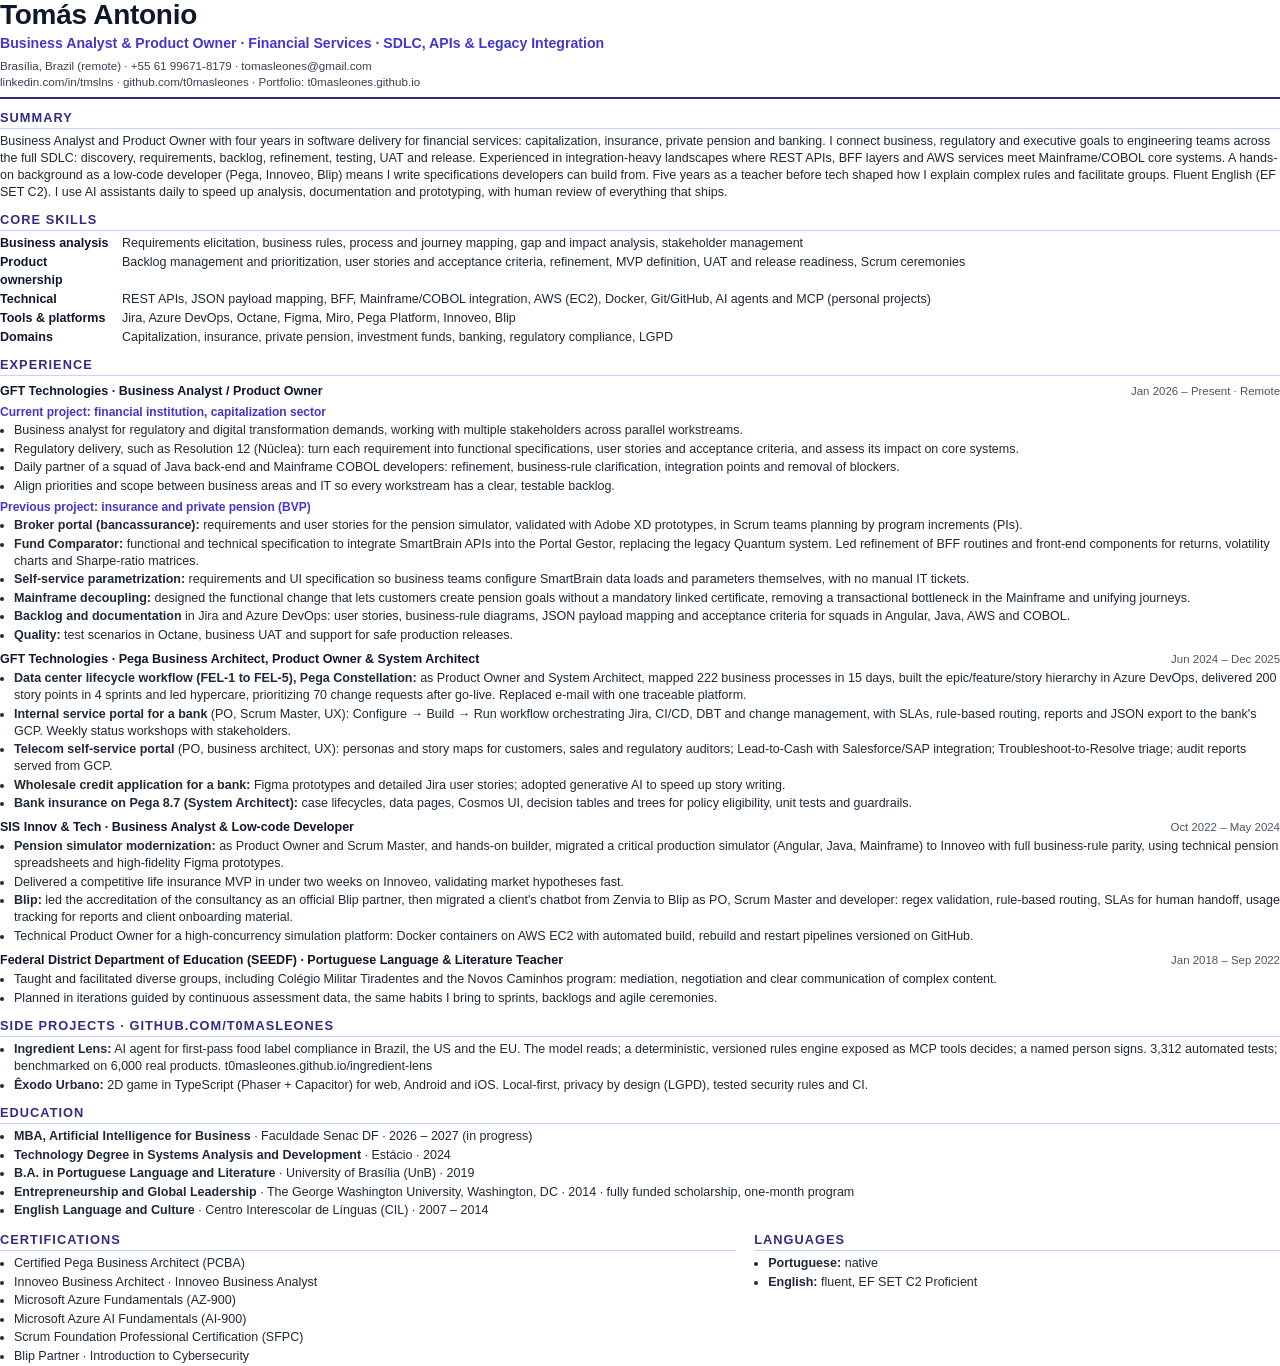
<file: cv/src/cv-en.html>
<!doctype html>
<html lang="en">
<head>
<meta charset="utf-8">
<title>Tomás Antonio · CV (EN)</title>
<link rel="stylesheet" href="cv.css">
</head>
<body>

<header>
  <h1>Tomás Antonio</h1>
  <p class="headline">Business Analyst &amp; Product Owner · Financial Services · SDLC, APIs &amp; Legacy Integration</p>
  <p class="contact">
    Brasília, Brazil (remote) · +55 61 99671-8179 · <a href="mailto:tomasleones@gmail.com">tomasleones@gmail.com</a><br>
    <a href="https://www.linkedin.com/in/tmslns">linkedin.com/in/tmslns</a> · <a href="https://github.com/t0masleones">github.com/t0masleones</a> · Portfolio: <a href="https://t0masleones.github.io">t0masleones.github.io</a>
  </p>
</header>

<section>
  <h2>Summary</h2>
  <p>Business Analyst and Product Owner with four years in software delivery for financial services: capitalization, insurance, private pension and banking. I connect business, regulatory and executive goals to engineering teams across the full SDLC: discovery, requirements, backlog, refinement, testing, UAT and release. Experienced in integration-heavy landscapes where REST APIs, BFF layers and AWS services meet Mainframe/COBOL core systems. A hands-on background as a low-code developer (Pega, Innoveo, Blip) means I write specifications developers can build from. Five years as a teacher before tech shaped how I explain complex rules and facilitate groups. Fluent English (EF SET C2). I use AI assistants daily to speed up analysis, documentation and prototyping, with human review of everything that ships.</p>
</section>

<section>
  <h2>Core skills</h2>
  <div class="skills">
    <b>Business analysis</b><span>Requirements elicitation, business rules, process and journey mapping, gap and impact analysis, stakeholder management</span>
    <b>Product ownership</b><span>Backlog management and prioritization, user stories and acceptance criteria, refinement, MVP definition, UAT and release readiness, Scrum ceremonies</span>
    <b>Technical</b><span>REST APIs, JSON payload mapping, BFF, Mainframe/COBOL integration, AWS (EC2), Docker, Git/GitHub, AI agents and MCP (personal projects)</span>
    <b>Tools &amp; platforms</b><span>Jira, Azure DevOps, Octane, Figma, Miro, Pega Platform, Innoveo, Blip</span>
    <b>Domains</b><span>Capitalization, insurance, private pension, investment funds, banking, regulatory compliance, LGPD</span>
  </div>
</section>

<section>
  <h2>Experience</h2>

  <div class="role">
    <div class="role-head"><span class="role-title">GFT Technologies · Business Analyst / Product Owner</span><span class="dates">Jan 2026 – Present · Remote</span></div>

    <p class="project">Current project: financial institution, capitalization sector</p>
    <ul>
      <li>Business analyst for regulatory and digital transformation demands, working with multiple stakeholders across parallel workstreams.</li>
      <li>Regulatory delivery, such as Resolution 12 (Núclea): turn each requirement into functional specifications, user stories and acceptance criteria, and assess its impact on core systems.</li>
      <li>Daily partner of a squad of Java back-end and Mainframe COBOL developers: refinement, business-rule clarification, integration points and removal of blockers.</li>
      <li>Align priorities and scope between business areas and IT so every workstream has a clear, testable backlog.</li>
    </ul>

    <p class="project">Previous project: insurance and private pension (BVP)</p>
    <ul>
      <li><b>Broker portal (bancassurance):</b> requirements and user stories for the pension simulator, validated with Adobe XD prototypes, in Scrum teams planning by program increments (PIs).</li>
      <li><b>Fund Comparator:</b> functional and technical specification to integrate SmartBrain APIs into the Portal Gestor, replacing the legacy Quantum system. Led refinement of BFF routines and front-end components for returns, volatility charts and Sharpe-ratio matrices.</li>
      <li><b>Self-service parametrization:</b> requirements and UI specification so business teams configure SmartBrain data loads and parameters themselves, with no manual IT tickets.</li>
      <li><b>Mainframe decoupling:</b> designed the functional change that lets customers create pension goals without a mandatory linked certificate, removing a transactional bottleneck in the Mainframe and unifying journeys.</li>
      <li><b>Backlog and documentation</b> in Jira and Azure DevOps: user stories, business-rule diagrams, JSON payload mapping and acceptance criteria for squads in Angular, Java, AWS and COBOL.</li>
      <li><b>Quality:</b> test scenarios in Octane, business UAT and support for safe production releases.</li>
    </ul>
  </div>

  <div class="role">
    <div class="role-head"><span class="role-title">GFT Technologies · Pega Business Architect, Product Owner &amp; System Architect</span><span class="dates">Jun 2024 – Dec 2025</span></div>
    <ul>
      <li><b>Data center lifecycle workflow (FEL-1 to FEL-5), Pega Constellation:</b> as Product Owner and System Architect, mapped 222 business processes in 15 days, built the epic/feature/story hierarchy in Azure DevOps, delivered 200 story points in 4 sprints and led hypercare, prioritizing 70 change requests after go-live. Replaced e-mail with one traceable platform.</li>
      <li><b>Internal service portal for a bank</b> (PO, Scrum Master, UX): Configure → Build → Run workflow orchestrating Jira, CI/CD, DBT and change management, with SLAs, rule-based routing, reports and JSON export to the bank's GCP. Weekly status workshops with stakeholders.</li>
      <li><b>Telecom self-service portal</b> (PO, business architect, UX): personas and story maps for customers, sales and regulatory auditors; Lead-to-Cash with Salesforce/SAP integration; Troubleshoot-to-Resolve triage; audit reports served from GCP.</li>
      <li><b>Wholesale credit application for a bank:</b> Figma prototypes and detailed Jira user stories; adopted generative AI to speed up story writing.</li>
      <li><b>Bank insurance on Pega 8.7 (System Architect):</b> case lifecycles, data pages, Cosmos UI, decision tables and trees for policy eligibility, unit tests and guardrails.</li>
    </ul>
  </div>

  <div class="role">
    <div class="role-head"><span class="role-title">SIS Innov &amp; Tech · Business Analyst &amp; Low-code Developer</span><span class="dates">Oct 2022 – May 2024</span></div>
    <ul>
      <li><b>Pension simulator modernization:</b> as Product Owner and Scrum Master, and hands-on builder, migrated a critical production simulator (Angular, Java, Mainframe) to Innoveo with full business-rule parity, using technical pension spreadsheets and high-fidelity Figma prototypes.</li>
      <li>Delivered a competitive life insurance MVP in under two weeks on Innoveo, validating market hypotheses fast.</li>
      <li><b>Blip:</b> led the accreditation of the consultancy as an official Blip partner, then migrated a client's chatbot from Zenvia to Blip as PO, Scrum Master and developer: regex validation, rule-based routing, SLAs for human handoff, usage tracking for reports and client onboarding material.</li>
      <li>Technical Product Owner for a high-concurrency simulation platform: Docker containers on AWS EC2 with automated build, rebuild and restart pipelines versioned on GitHub.</li>
    </ul>
  </div>

  <div class="role">
    <div class="role-head"><span class="role-title">Federal District Department of Education (SEEDF) · Portuguese Language &amp; Literature Teacher</span><span class="dates">Jan 2018 – Sep 2022</span></div>
    <ul>
      <li>Taught and facilitated diverse groups, including Colégio Militar Tiradentes and the Novos Caminhos program: mediation, negotiation and clear communication of complex content.</li>
      <li>Planned in iterations guided by continuous assessment data, the same habits I bring to sprints, backlogs and agile ceremonies.</li>
    </ul>
  </div>
</section>

<section>
  <h2>Side projects · github.com/t0masleones</h2>
  <ul class="flat">
    <li><b>Ingredient Lens:</b> AI agent for first-pass food label compliance in Brazil, the US and the EU. The model reads; a deterministic, versioned rules engine exposed as MCP tools decides; a named person signs. 3,312 automated tests; benchmarked on 6,000 real products. <a href="https://t0masleones.github.io/ingredient-lens/">t0masleones.github.io/ingredient-lens</a></li>
    <li><b>Êxodo Urbano:</b> 2D game in TypeScript (Phaser + Capacitor) for web, Android and iOS. Local-first, privacy by design (LGPD), tested security rules and CI.</li>
  </ul>
</section>

<section>
  <h2>Education</h2>
  <ul class="flat">
    <li><b>MBA, Artificial Intelligence for Business</b> · Faculdade Senac DF · 2026 – 2027 (in progress)</li>
    <li><b>Technology Degree in Systems Analysis and Development</b> · Estácio · 2024</li>
    <li><b>B.A. in Portuguese Language and Literature</b> · University of Brasília (UnB) · 2019</li>
    <li><b>Entrepreneurship and Global Leadership</b> · The George Washington University, Washington, DC · 2014 · fully funded scholarship, one-month program</li>
    <li><b>English Language and Culture</b> · Centro Interescolar de Línguas (CIL) · 2007 – 2014</li>
  </ul>
</section>

<section class="two-col">
  <div>
    <h2>Certifications</h2>
    <ul class="flat">
      <li>Certified Pega Business Architect (PCBA)</li>
      <li>Innoveo Business Architect · Innoveo Business Analyst</li>
      <li>Microsoft Azure Fundamentals (AZ-900)</li>
      <li>Microsoft Azure AI Fundamentals (AI-900)</li>
      <li>Scrum Foundation Professional Certification (SFPC)</li>
      <li>Blip Partner · Introduction to Cybersecurity</li>
    </ul>
  </div>
  <div>
    <h2>Languages</h2>
    <ul class="flat">
      <li><b>Portuguese:</b> native</li>
      <li><b>English:</b> fluent, EF SET C2 Proficient</li>
    </ul>
  </div>
</section>

</body>
</html>
</file>
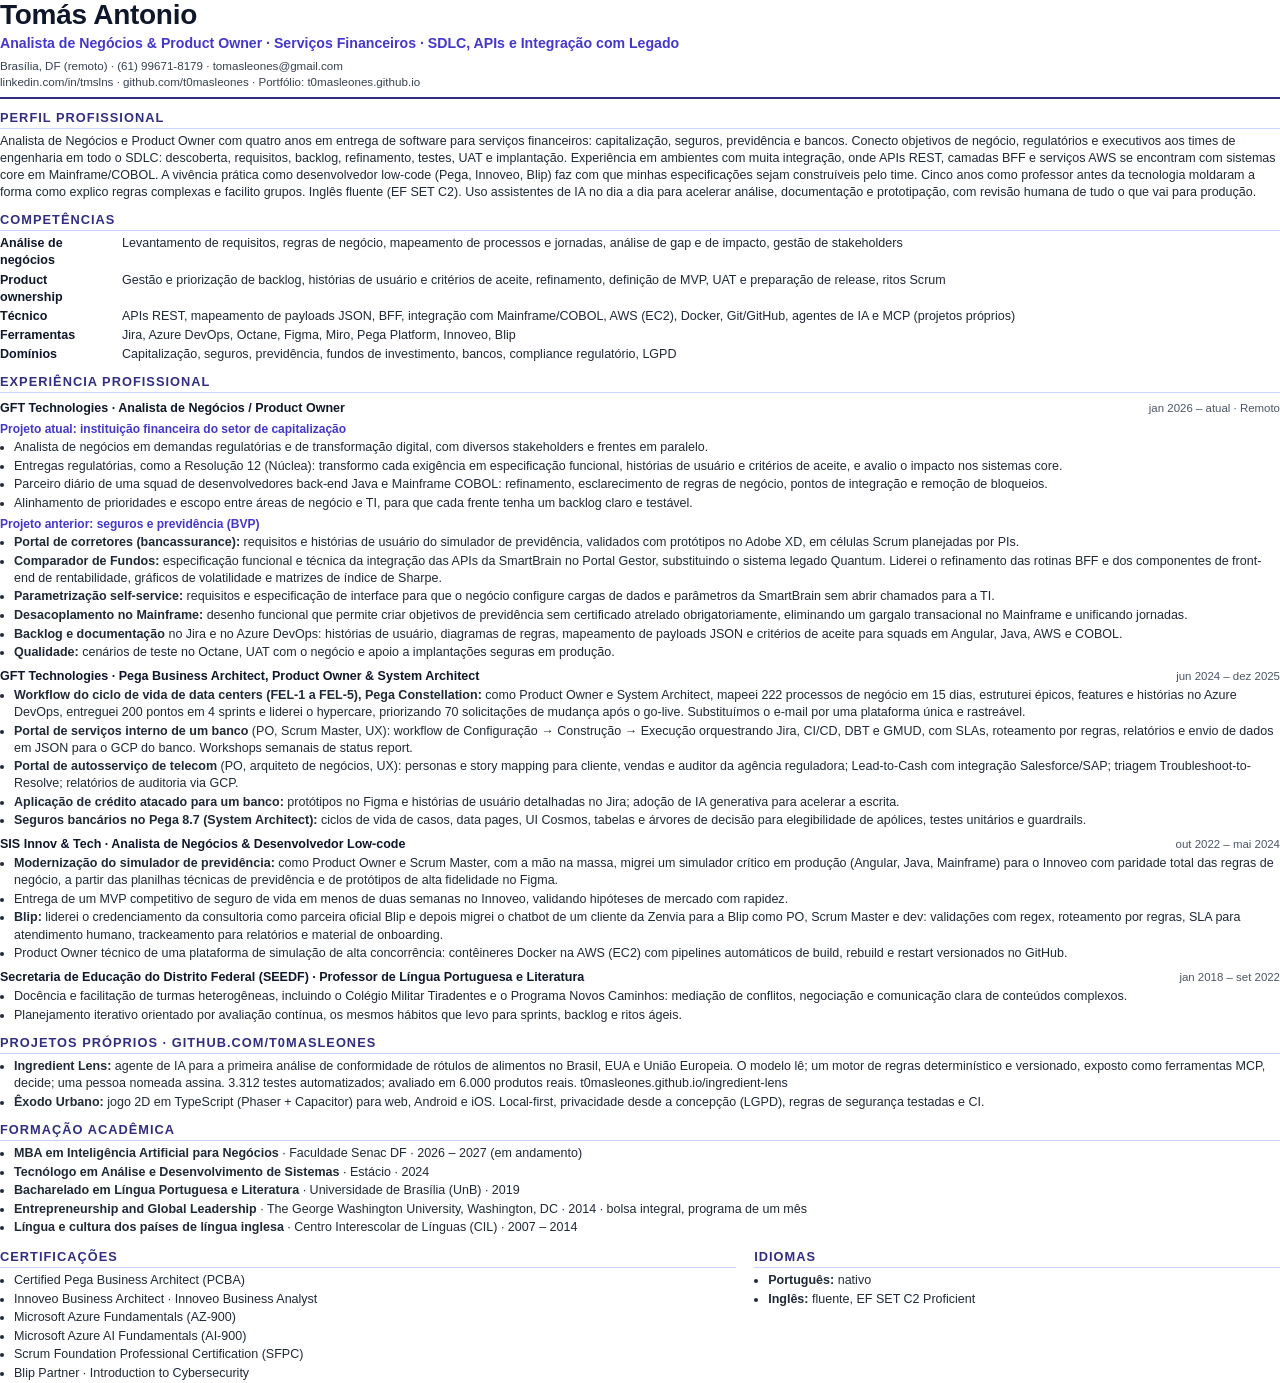
<file: cv/src/cv-pt.html>
<!doctype html>
<html lang="pt-BR">
<head>
<meta charset="utf-8">
<title>Tomás Antonio · Currículo (PT)</title>
<link rel="stylesheet" href="cv.css">
</head>
<body>

<header>
  <h1>Tomás Antonio</h1>
  <p class="headline">Analista de Negócios &amp; Product Owner · Serviços Financeiros · SDLC, APIs e Integração com Legado</p>
  <p class="contact">
    Brasília, DF (remoto) · (61) 99671-8179 · <a href="mailto:tomasleones@gmail.com">tomasleones@gmail.com</a><br>
    <a href="https://www.linkedin.com/in/tmslns">linkedin.com/in/tmslns</a> · <a href="https://github.com/t0masleones">github.com/t0masleones</a> · Portfólio: <a href="https://t0masleones.github.io">t0masleones.github.io</a>
  </p>
</header>

<section>
  <h2>Perfil profissional</h2>
  <p>Analista de Negócios e Product Owner com quatro anos em entrega de software para serviços financeiros: capitalização, seguros, previdência e bancos. Conecto objetivos de negócio, regulatórios e executivos aos times de engenharia em todo o SDLC: descoberta, requisitos, backlog, refinamento, testes, UAT e implantação. Experiência em ambientes com muita integração, onde APIs REST, camadas BFF e serviços AWS se encontram com sistemas core em Mainframe/COBOL. A vivência prática como desenvolvedor low-code (Pega, Innoveo, Blip) faz com que minhas especificações sejam construíveis pelo time. Cinco anos como professor antes da tecnologia moldaram a forma como explico regras complexas e facilito grupos. Inglês fluente (EF SET C2). Uso assistentes de IA no dia a dia para acelerar análise, documentação e prototipação, com revisão humana de tudo o que vai para produção.</p>
</section>

<section>
  <h2>Competências</h2>
  <div class="skills">
    <b>Análise de negócios</b><span>Levantamento de requisitos, regras de negócio, mapeamento de processos e jornadas, análise de gap e de impacto, gestão de stakeholders</span>
    <b>Product ownership</b><span>Gestão e priorização de backlog, histórias de usuário e critérios de aceite, refinamento, definição de MVP, UAT e preparação de release, ritos Scrum</span>
    <b>Técnico</b><span>APIs REST, mapeamento de payloads JSON, BFF, integração com Mainframe/COBOL, AWS (EC2), Docker, Git/GitHub, agentes de IA e MCP (projetos próprios)</span>
    <b>Ferramentas</b><span>Jira, Azure DevOps, Octane, Figma, Miro, Pega Platform, Innoveo, Blip</span>
    <b>Domínios</b><span>Capitalização, seguros, previdência, fundos de investimento, bancos, compliance regulatório, LGPD</span>
  </div>
</section>

<section>
  <h2>Experiência profissional</h2>

  <div class="role">
    <div class="role-head"><span class="role-title">GFT Technologies · Analista de Negócios / Product Owner</span><span class="dates">jan 2026 – atual · Remoto</span></div>

    <p class="project">Projeto atual: instituição financeira do setor de capitalização</p>
    <ul>
      <li>Analista de negócios em demandas regulatórias e de transformação digital, com diversos stakeholders e frentes em paralelo.</li>
      <li>Entregas regulatórias, como a Resolução 12 (Núclea): transformo cada exigência em especificação funcional, histórias de usuário e critérios de aceite, e avalio o impacto nos sistemas core.</li>
      <li>Parceiro diário de uma squad de desenvolvedores back-end Java e Mainframe COBOL: refinamento, esclarecimento de regras de negócio, pontos de integração e remoção de bloqueios.</li>
      <li>Alinhamento de prioridades e escopo entre áreas de negócio e TI, para que cada frente tenha um backlog claro e testável.</li>
    </ul>

    <p class="project">Projeto anterior: seguros e previdência (BVP)</p>
    <ul>
      <li><b>Portal de corretores (bancassurance):</b> requisitos e histórias de usuário do simulador de previdência, validados com protótipos no Adobe XD, em células Scrum planejadas por PIs.</li>
      <li><b>Comparador de Fundos:</b> especificação funcional e técnica da integração das APIs da SmartBrain no Portal Gestor, substituindo o sistema legado Quantum. Liderei o refinamento das rotinas BFF e dos componentes de front-end de rentabilidade, gráficos de volatilidade e matrizes de índice de Sharpe.</li>
      <li><b>Parametrização self-service:</b> requisitos e especificação de interface para que o negócio configure cargas de dados e parâmetros da SmartBrain sem abrir chamados para a TI.</li>
      <li><b>Desacoplamento no Mainframe:</b> desenho funcional que permite criar objetivos de previdência sem certificado atrelado obrigatoriamente, eliminando um gargalo transacional no Mainframe e unificando jornadas.</li>
      <li><b>Backlog e documentação</b> no Jira e no Azure DevOps: histórias de usuário, diagramas de regras, mapeamento de payloads JSON e critérios de aceite para squads em Angular, Java, AWS e COBOL.</li>
      <li><b>Qualidade:</b> cenários de teste no Octane, UAT com o negócio e apoio a implantações seguras em produção.</li>
    </ul>
  </div>

  <div class="role">
    <div class="role-head"><span class="role-title">GFT Technologies · Pega Business Architect, Product Owner &amp; System Architect</span><span class="dates">jun 2024 – dez 2025</span></div>
    <ul>
      <li><b>Workflow do ciclo de vida de data centers (FEL-1 a FEL-5), Pega Constellation:</b> como Product Owner e System Architect, mapeei 222 processos de negócio em 15 dias, estruturei épicos, features e histórias no Azure DevOps, entreguei 200 pontos em 4 sprints e liderei o hypercare, priorizando 70 solicitações de mudança após o go-live. Substituímos o e-mail por uma plataforma única e rastreável.</li>
      <li><b>Portal de serviços interno de um banco</b> (PO, Scrum Master, UX): workflow de Configuração → Construção → Execução orquestrando Jira, CI/CD, DBT e GMUD, com SLAs, roteamento por regras, relatórios e envio de dados em JSON para o GCP do banco. Workshops semanais de status report.</li>
      <li><b>Portal de autosserviço de telecom</b> (PO, arquiteto de negócios, UX): personas e story mapping para cliente, vendas e auditor da agência reguladora; Lead-to-Cash com integração Salesforce/SAP; triagem Troubleshoot-to-Resolve; relatórios de auditoria via GCP.</li>
      <li><b>Aplicação de crédito atacado para um banco:</b> protótipos no Figma e histórias de usuário detalhadas no Jira; adoção de IA generativa para acelerar a escrita.</li>
      <li><b>Seguros bancários no Pega 8.7 (System Architect):</b> ciclos de vida de casos, data pages, UI Cosmos, tabelas e árvores de decisão para elegibilidade de apólices, testes unitários e guardrails.</li>
    </ul>
  </div>

  <div class="role">
    <div class="role-head"><span class="role-title">SIS Innov &amp; Tech · Analista de Negócios &amp; Desenvolvedor Low-code</span><span class="dates">out 2022 – mai 2024</span></div>
    <ul>
      <li><b>Modernização do simulador de previdência:</b> como Product Owner e Scrum Master, com a mão na massa, migrei um simulador crítico em produção (Angular, Java, Mainframe) para o Innoveo com paridade total das regras de negócio, a partir das planilhas técnicas de previdência e de protótipos de alta fidelidade no Figma.</li>
      <li>Entrega de um MVP competitivo de seguro de vida em menos de duas semanas no Innoveo, validando hipóteses de mercado com rapidez.</li>
      <li><b>Blip:</b> liderei o credenciamento da consultoria como parceira oficial Blip e depois migrei o chatbot de um cliente da Zenvia para a Blip como PO, Scrum Master e dev: validações com regex, roteamento por regras, SLA para atendimento humano, trackeamento para relatórios e material de onboarding.</li>
      <li>Product Owner técnico de uma plataforma de simulação de alta concorrência: contêineres Docker na AWS (EC2) com pipelines automáticos de build, rebuild e restart versionados no GitHub.</li>
    </ul>
  </div>

  <div class="role">
    <div class="role-head"><span class="role-title">Secretaria de Educação do Distrito Federal (SEEDF) · Professor de Língua Portuguesa e Literatura</span><span class="dates">jan 2018 – set 2022</span></div>
    <ul>
      <li>Docência e facilitação de turmas heterogêneas, incluindo o Colégio Militar Tiradentes e o Programa Novos Caminhos: mediação de conflitos, negociação e comunicação clara de conteúdos complexos.</li>
      <li>Planejamento iterativo orientado por avaliação contínua, os mesmos hábitos que levo para sprints, backlog e ritos ágeis.</li>
    </ul>
  </div>
</section>

<section>
  <h2>Projetos próprios · github.com/t0masleones</h2>
  <ul class="flat">
    <li><b>Ingredient Lens:</b> agente de IA para a primeira análise de conformidade de rótulos de alimentos no Brasil, EUA e União Europeia. O modelo lê; um motor de regras determinístico e versionado, exposto como ferramentas MCP, decide; uma pessoa nomeada assina. 3.312 testes automatizados; avaliado em 6.000 produtos reais. <a href="https://t0masleones.github.io/ingredient-lens/">t0masleones.github.io/ingredient-lens</a></li>
    <li><b>Êxodo Urbano:</b> jogo 2D em TypeScript (Phaser + Capacitor) para web, Android e iOS. Local-first, privacidade desde a concepção (LGPD), regras de segurança testadas e CI.</li>
  </ul>
</section>

<section>
  <h2>Formação acadêmica</h2>
  <ul class="flat">
    <li><b>MBA em Inteligência Artificial para Negócios</b> · Faculdade Senac DF · 2026 – 2027 (em andamento)</li>
    <li><b>Tecnólogo em Análise e Desenvolvimento de Sistemas</b> · Estácio · 2024</li>
    <li><b>Bacharelado em Língua Portuguesa e Literatura</b> · Universidade de Brasília (UnB) · 2019</li>
    <li><b>Entrepreneurship and Global Leadership</b> · The George Washington University, Washington, DC · 2014 · bolsa integral, programa de um mês</li>
    <li><b>Língua e cultura dos países de língua inglesa</b> · Centro Interescolar de Línguas (CIL) · 2007 – 2014</li>
  </ul>
</section>

<section class="two-col">
  <div>
    <h2>Certificações</h2>
    <ul class="flat">
      <li>Certified Pega Business Architect (PCBA)</li>
      <li>Innoveo Business Architect · Innoveo Business Analyst</li>
      <li>Microsoft Azure Fundamentals (AZ-900)</li>
      <li>Microsoft Azure AI Fundamentals (AI-900)</li>
      <li>Scrum Foundation Professional Certification (SFPC)</li>
      <li>Blip Partner · Introduction to Cybersecurity</li>
    </ul>
  </div>
  <div>
    <h2>Idiomas</h2>
    <ul class="flat">
      <li><b>Português:</b> nativo</li>
      <li><b>Inglês:</b> fluente, EF SET C2 Proficient</li>
    </ul>
  </div>
</section>

</body>
</html>
</file>
<file: cv/src/cv.css>
@page { size: A4; margin: 12mm 14mm; }
* { box-sizing: border-box; }
html { -webkit-print-color-adjust: exact; print-color-adjust: exact; }
body {
  margin: 0;
  font-family: "Segoe UI", Calibri, Arial, sans-serif;
  font-size: 9.4pt;
  line-height: 1.36;
  color: #1f2937;
}
a { color: inherit; text-decoration: none; }
p { margin: 0; }

header { border-bottom: 2px solid #312e81; padding-bottom: 7px; margin-bottom: 4px; }
h1 { margin: 0; font-size: 21pt; line-height: 1.1; color: #0f172a; letter-spacing: -0.01em; }
.headline { margin: 3px 0 5px; font-size: 10.6pt; font-weight: 600; color: #4338ca; }
.contact { font-size: 8.7pt; color: #374151; }

h2 {
  margin: 10px 0 4px;
  padding-bottom: 2px;
  border-bottom: 1px solid #c7d2fe;
  font-size: 9.6pt;
  letter-spacing: 0.08em;
  text-transform: uppercase;
  color: #312e81;
}

.skills { display: grid; grid-template-columns: 112px 1fr; gap: 2px 10px; }
.skills b { color: #0f172a; }

.role { margin-top: 7px; }
.role-head { display: flex; justify-content: space-between; align-items: baseline; gap: 12px; break-after: avoid; }
.role-title { font-weight: 700; color: #0f172a; }
.dates { flex: none; font-size: 8.6pt; color: #4b5563; }
.project { margin: 4px 0 1px; font-size: 9pt; font-weight: 600; color: #4338ca; break-after: avoid; }

ul { margin: 2px 0 0; padding-left: 14px; }
li { margin: 1.5px 0; break-inside: avoid; }
ul.flat { padding-left: 14px; }

.two-col { display: grid; grid-template-columns: 1.4fr 1fr; gap: 0 18px; break-inside: avoid; }
</file>
